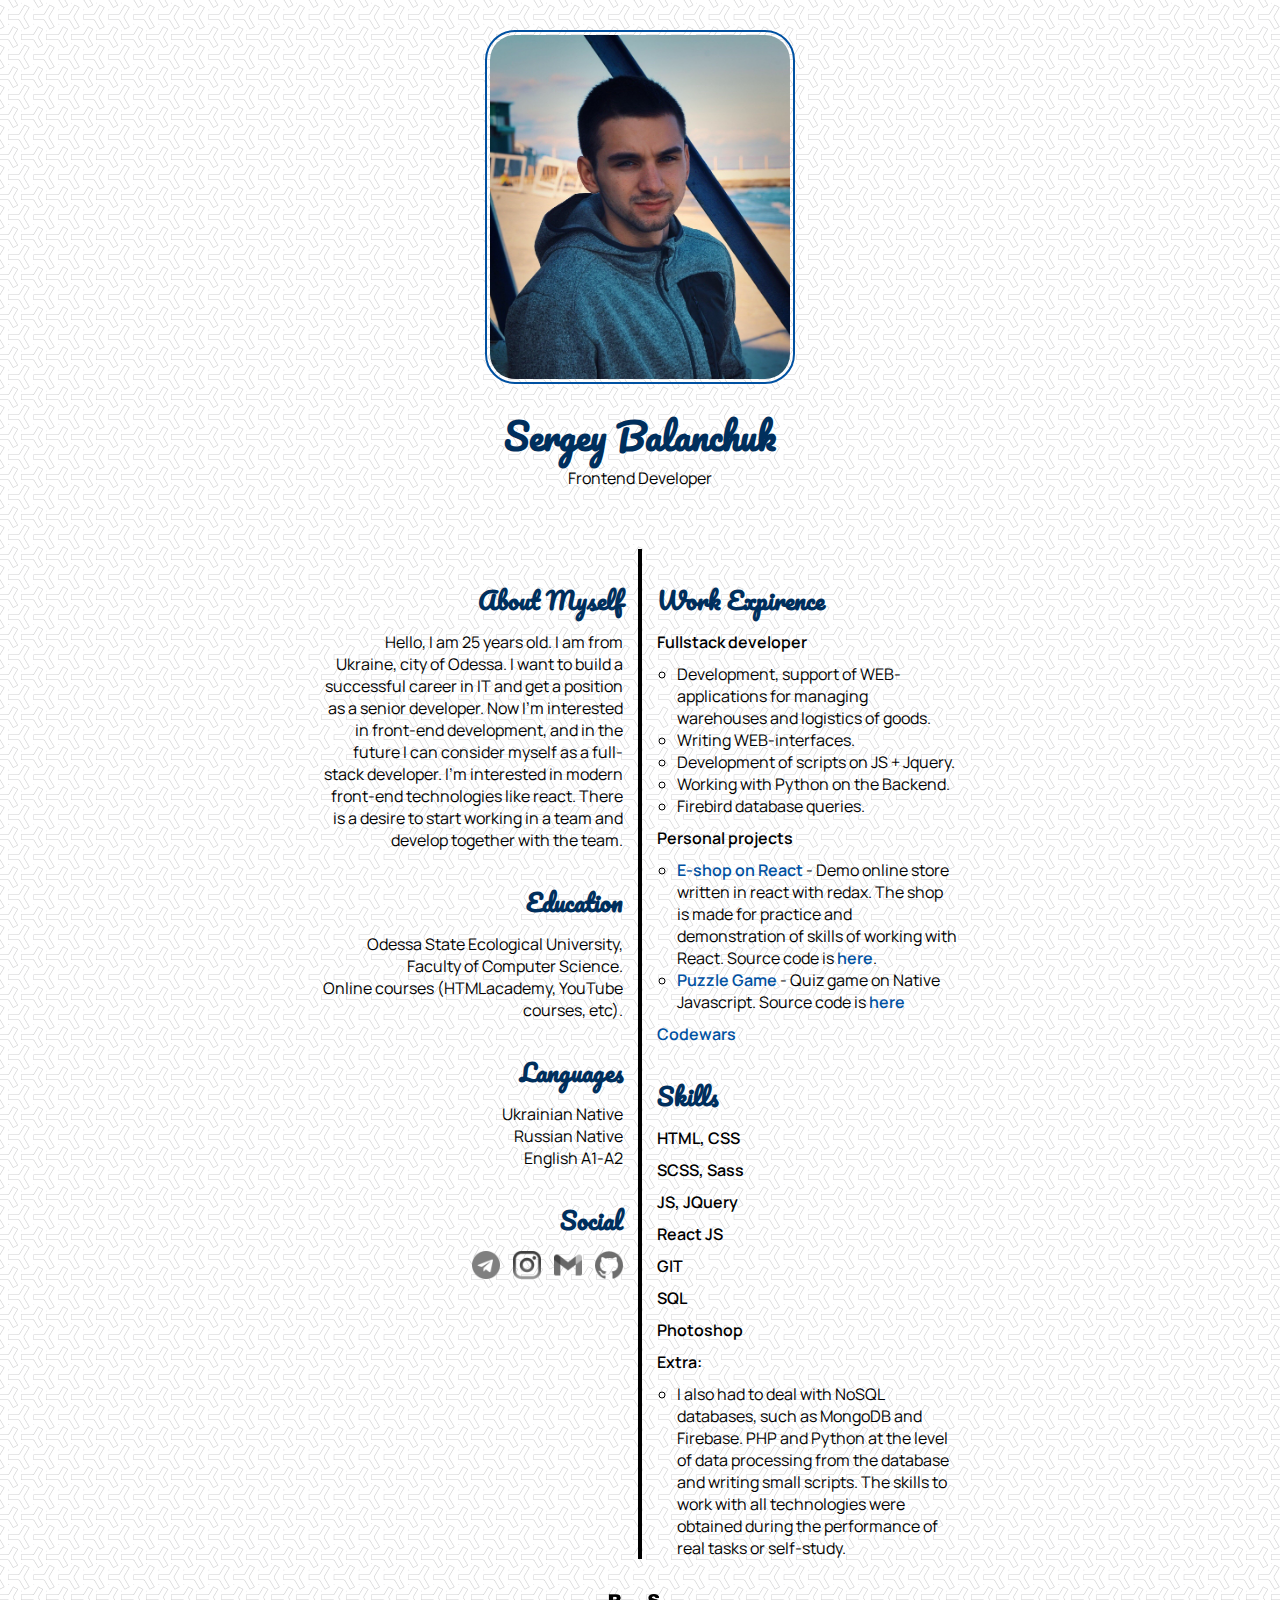
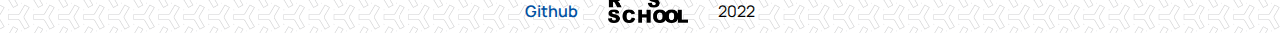
<file: index.html>
<!DOCTYPE html>
<html lang="en">
<head>
    <meta charset="UTF-8">
    <meta http-equiv="X-UA-Compatible" content="IE=edge">
    <meta name="viewport" content="width=device-width, initial-scale=1.0">
    <link rel="stylesheet" href="./style.css">
    <title>Document</title>
</head>
<body>
    <header class="person">
        <img class="person-photo" src="./img/user_photo.jpg" alt="My photo.">
        <h2 class="person-name">Sergey Balanchuk</h2>
        <p class="person-pos">Frontend Developer</p>
    </header>
    <hr>
    <main class="info">
        <div class="info-left">
            <section class="blk">
                <h3 class="blk-title">About Myself</h3>
                <p class="blk-info">
                    Hello, I am 25 years old. I am from Ukraine, city of Odessa. I want to build a successful career in IT and get a position as a senior developer. Now I'm interested in front-end development, and in the future I can consider myself as a full-stack developer. I'm interested in modern front-end technologies like react. There is a desire to start working in a team and develop together with the team.
                </p>
            </section>
            <section class="blk">
                <h3 class="blk-title">Education</h3>
                <ul class="blk-info">
                    <li>Odessa State Ecological University, Faculty of Computer Science.</li>
                    <li>Online courses (HTMLacademy, YouTube courses, etc).</li>
                </ul>
            </section>
            <section class="blk">
                <h3 class="blk-title">Languages</h3>
                <ul class="blk-info">
                    <li>Ukrainian Native</li>
                    <li>Russian Native</li>
                    <li>English A1-A2</li>
                </ul>
            </section>
            <section class="blk">
                <h3 class="blk-title">Social</h3>
                <div class="blk-social">
                    <a class="blk-social-link" href="https://t.me/balanssssss"><img src="./img/social/telegram.png" alt="Telegram."></a>
                    <a class="blk-social-link" href="https://www.instagram.com/blns.13/"><img src="./img/social/instagram.png" alt="Instagram."></a>
                    <a class="blk-social-link" href="mailto:balansstudio1@gmail.com"><img src="./img/social/gmail.png" alt="Gmail."></a>
                    <a class="blk-social-link" href="https://github.com/balansssss"><img src="./img/social/github.png" alt="Github."></a>
                </div>
            </section>
        </div>
        <div class="info-right">
            <section class="blk">
                <h3 class="blk-title">Work Expirence</h3>
                <ul class="blk-list">
                    <li>Fullstack developer</li>
                    <li>
                        <ul>
                            <li>Development, support of WEB-applications for managing warehouses and logistics of goods.</li>
                            <li>Writing WEB-interfaces.</li>
                            <li>Development of scripts on JS + Jquery.</li>
                            <li>Working with Python on the Backend.</li>
                            <li>Firebird database queries.</li>
                        </ul>
                    </li>
                    <li>Personal projects</li>
                    <li>
                        <ul>
                            <li><a href="https://balansssss.github.io/">E-shop on React  </a>- Demo online store written in react with redax. The shop is made for practice and demonstration of skills of working with React. Source code is <a href="https://github.com/balansssss/react_shop">here</a>.</li>
                            <li><a href="https://balansssss.github.io/rsschool-cv/codejam/">Puzzle Game </a>- Quiz game on Native Javascript. Source code is <a href="https://github.com/balansssss/rsschool-cv/tree/codejam-2022Q3">here</a></li>
                        </ul>
                    </li>
                    <li><a href="https://www.codewars.com/users/balansssss/completed">Codewars</a></li>
                </ul>
            </section>
            <section class="blk">
                <h3 class="blk-title">Skills</h3>
                <ul class="blk-list">
                    <li>HTML, CSS</li>
                    <li>SCSS, Sass</li>
                    <li>JS, JQuery</li>
                    <li>React JS</li>
                    <li>GIT</li>
                    <li>SQL</li>
                    <li>Photoshop</li>
                    <li>Extra:</li>
                    <li>
                        <ul>
                            <li>I also had to deal with NoSQL databases, such as MongoDB and Firebase. PHP and Python at the level of data processing from the database and writing small scripts. The skills to work with all technologies were obtained during the performance of real tasks or self-study.</li>
                        </ul>
                    </li>
                </ul>
            </section>
        </div>
    </main>
    <footer>
        <a href="https://github.com/balansssss/">Github</a>
        <a href="https://app.rs.school/"><img class="rsschool" src="./img/logo-rsschool3.png" alt="RSSchool"></a>
        <p>2022</p>
    </footer>
</body>
</html>
</file>
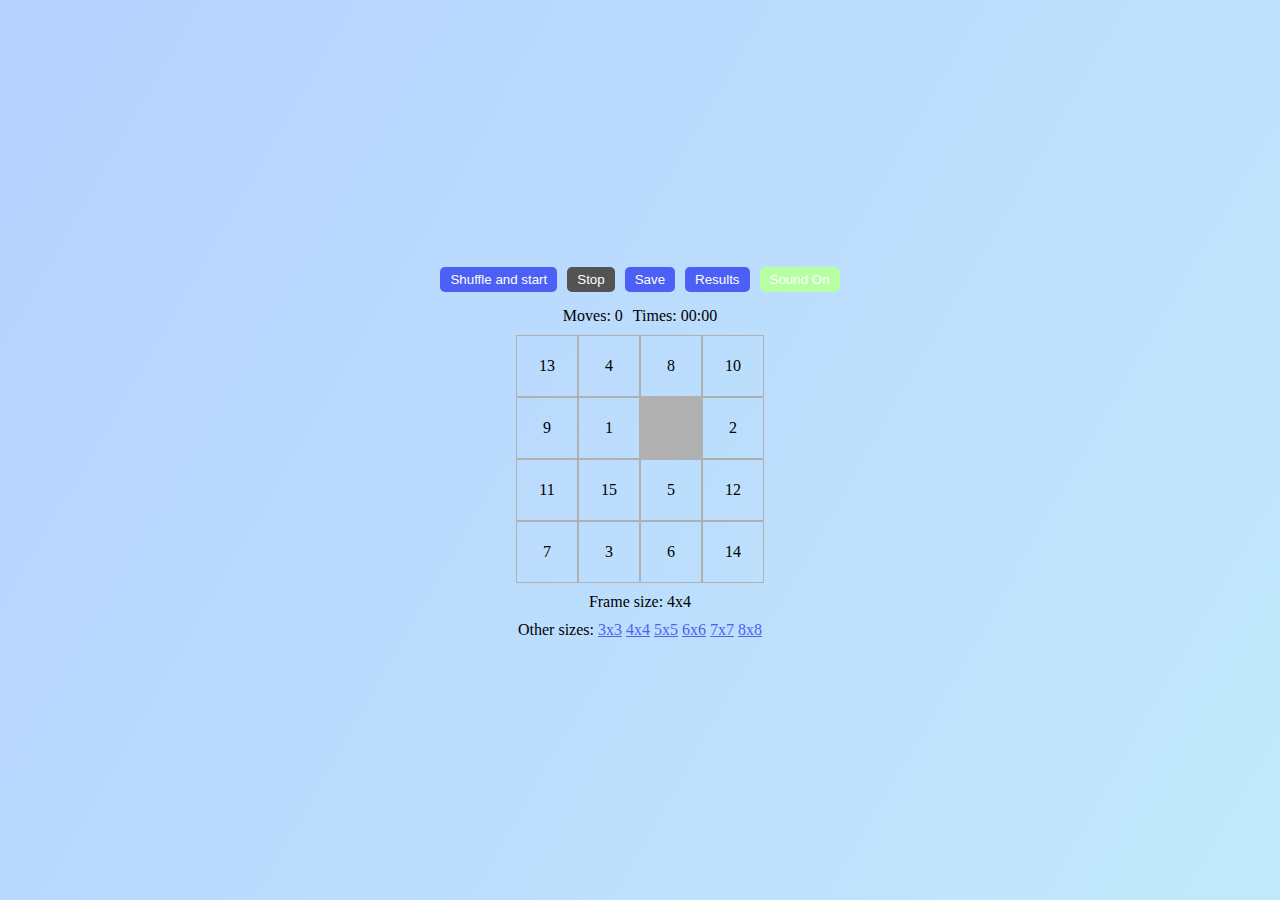
<file: codejam/index.html>
<!DOCTYPE html>
<html lang="en">
<head>
    <meta charset="UTF-8">
    <meta http-equiv="X-UA-Compatible" content="IE=edge">
    <meta name="viewport" content="width=device-width, initial-scale=1.0">
    <link rel="stylesheet" href="./style.css">
    <title>Codejam</title>
</head>
<body>
    
    <script src="./script.js"></script>
</body>
</html>
</file>
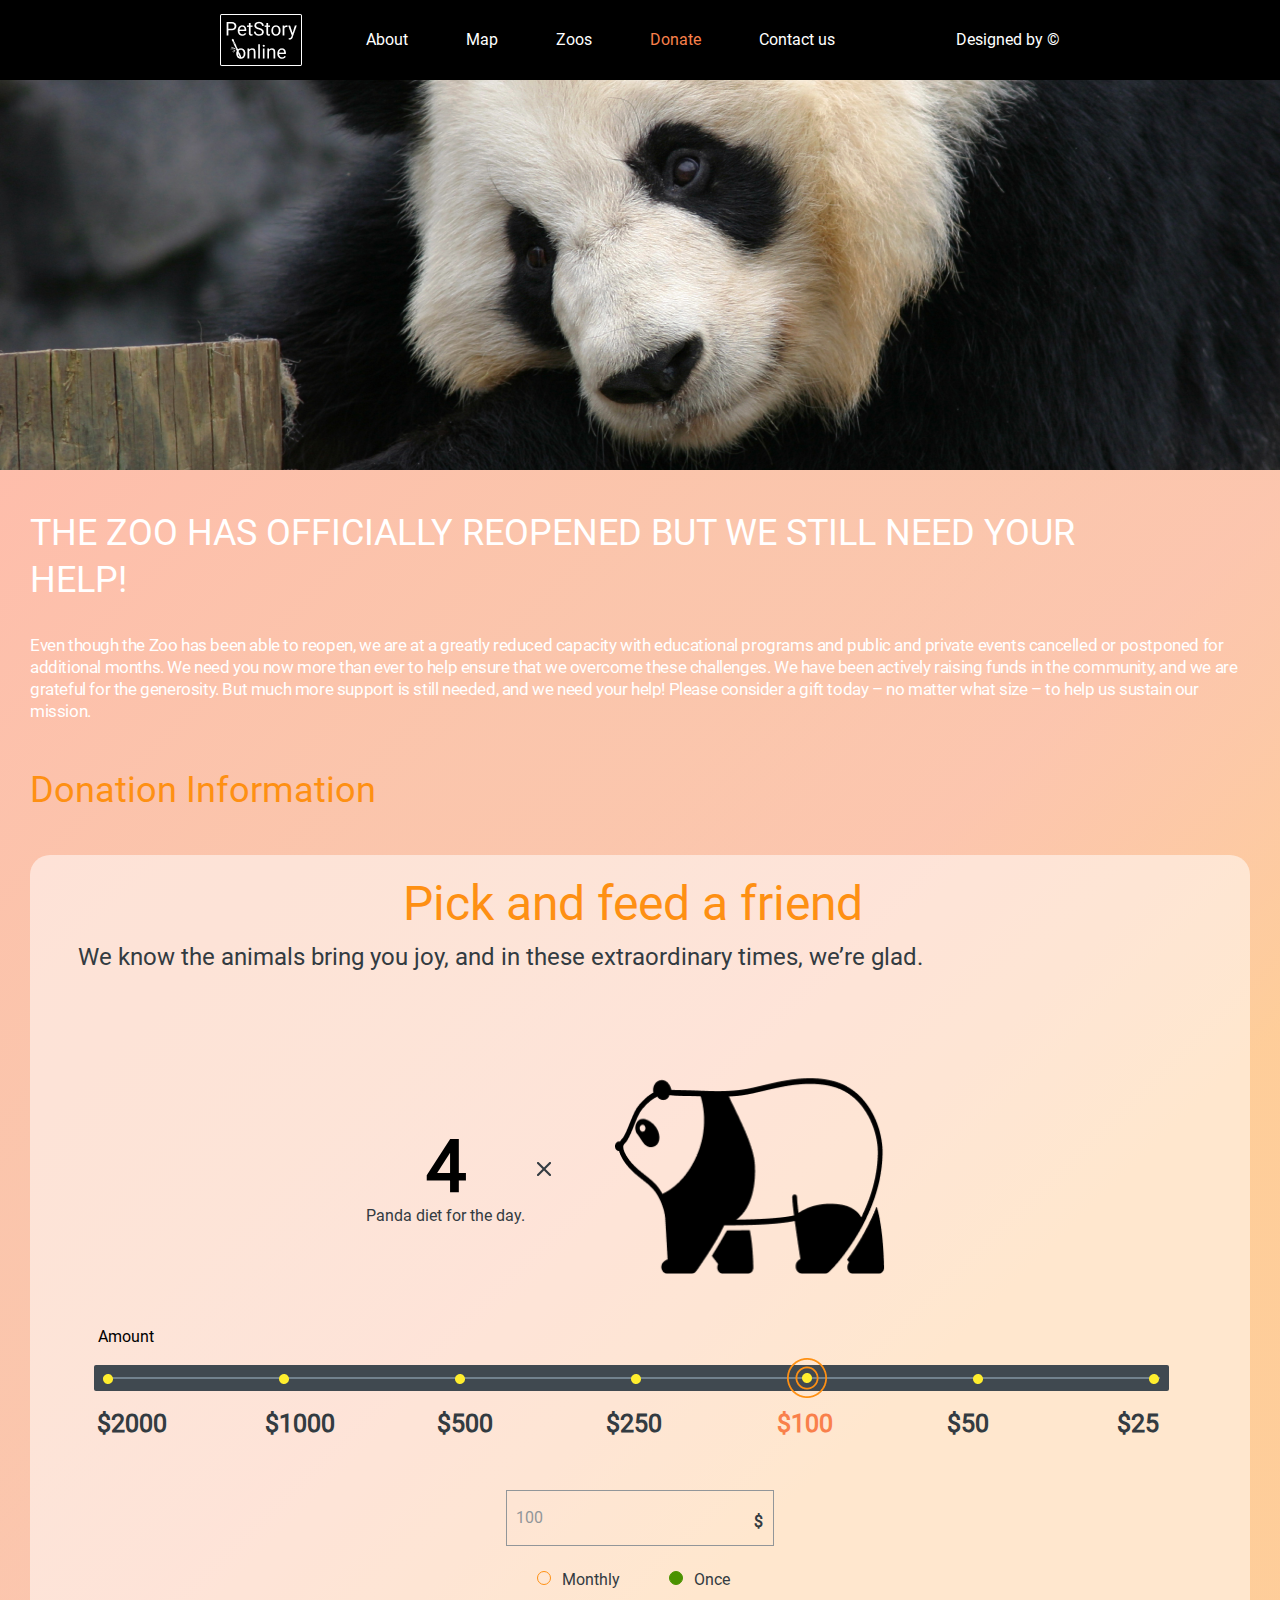
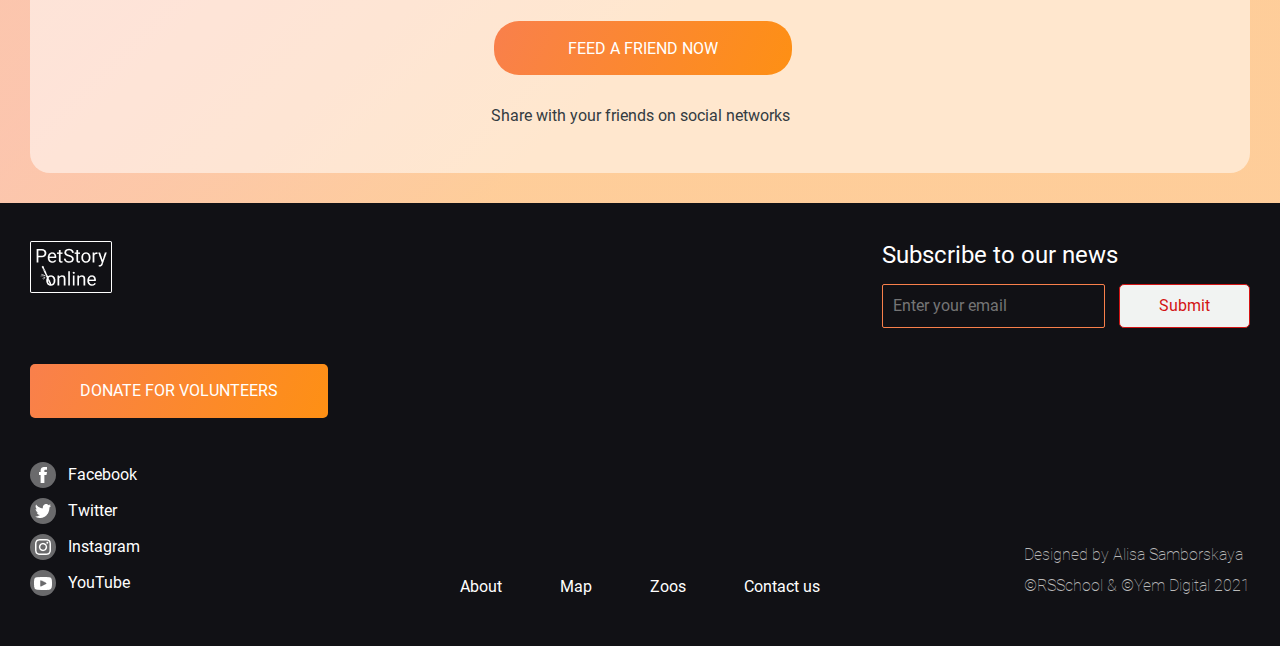
<file: online-zoo/pages/donate/index.html>
<!DOCTYPE html>
<html lang="en">
<head>
    <meta charset="UTF-8">
    <meta http-equiv="X-UA-Compatible" content="IE=edge">
    <meta name="viewport" content="width=device-width, initial-scale=1.0">
    <link rel="stylesheet" href="../../assets/fonts/fonts.css">
    <link rel="stylesheet" href="../../assets/styles/main.css">
    <link rel="stylesheet" href="./style.css">
    <title>PetStory Donate</title>
</head>
<body>
    <header>
        <div class="logo">
            <h1 style="display: none;">PetStory online</h1>
            <a href="../main/index.html">
                <img class="logo_desktop" src="../../assets/img/logo_footer.png" alt="Logo">
                <img class="logo_small" src="../../assets/img/logo_small.png" alt="Logo">
            </a>
        </div>    
        <div class="hamburger" id="hamburger">
            <div class="line"></div>
            <div class="line"></div>
            <div class="line"></div>
        </div> 
        <nav class="navigation">
            <ul>
                <li><a href="../main/index.html">About</a></li>
                <li><a href="#">Map</a></li>
                <li><a href="#">Zoos</a></li>
                <li><a class="active" href="">Donate</a></li>
                <li><a href="#">Contact us</a></li>
            </ul>
        </nav>
        <div class="designed">
            <a href="https://www.figma.com/file/jfEFwkXVj1WRq7sUHDr8os/PetStory-online">Designed by &copy;</a>
        </div>
    </header>

    <section class="main"></section>

    <section class="donation">
        <h2 class="title">THE ZOO HAS OFFICIALLY REOPENED BUT WE STILL NEED YOUR HELP!</h2>
        <p class="describe">Even though the Zoo has been able to reopen, we are at a greatly reduced capacity with educational programs and public and private events cancelled or postponed for additional months. We need you now more than ever to help ensure that we overcome these challenges. We have been actively raising funds in the community, and we are grateful for the generosity.  But much more support is still needed, and we need your help! Please consider a gift today – no matter what size – to help us sustain our mission.</p>
        <p class="title donate">Donation Information</p>
        <div class="wrapper">
            <h2 class="title">Pick and feed a friend</h2>
            <p class="describe">We know the animals bring you joy, and in these extraordinary times, we’re glad.</p>
            <div class="animal">
                <div class="count">
                    <p class="number">4</p>
                    <p class="text">Panda diet for the day.</p>
                </div>
                <img class="xicon" src="../../assets/img/donate/x_icon.png" alt="X-Icon">
                <img class="animal_img" src="../../assets/img/donate/widget/panda_widget.png" alt="Panda">
            </div>
            <form>
                <p class="title">Amount</p>
                <div class="progressbar">
                    <div class="line">
                        <div class="point" data-amount="5000">
                            <img id="p5000" class="radio_img" src="../../assets/img/donate/radio.png" alt="Radio">
                        </div>
                        <div class="point" data-amount="2000">
                            <img id="p2000" class="radio_img" src="../../assets/img/donate/radio.png" alt="Radio">
                        </div>
                        <div class="point" data-amount="1000">
                            <img id="p1000" class="radio_img" src="../../assets/img/donate/radio.png" alt="Radio">
                        </div>
                        <div class="point" data-amount="500">
                            <img id="p500" class="radio_img" src="../../assets/img/donate/radio.png" alt="Radio">
                        </div>
                        <div class="point" data-amount="250">
                            <img id="p250" class="radio_img" src="../../assets/img/donate/radio.png" alt="Radio">
                        </div>
                        <div class="point checked" data-amount="100">
                            <img id="p100" class="radio_img" src="../../assets/img/donate/radio.png" alt="Radio">
                        </div>
                        <div class="point" data-amount="50">
                            <img id="p50" class="radio_img" src="../../assets/img/donate/radio.png" alt="Radio">
                        </div>
                        <div class="point" data-amount="25">
                            <img id="p25" class="radio_img" src="../../assets/img/donate/radio.png" alt="Radio">
                        </div>
                    </div>
                </div>
                <div class="progressbar_prices">
                    <p class="price" data-img="p5000">$5000</p>
                    <p class="price" data-img="p2000">$2000</p>
                    <p class="price" data-img="p1000">$1000</p>
                    <p class="price" data-img="p500">$500</p>
                    <p class="price" data-img="p250">$250</p>
                    <p class="price" data-img="p100">$100</p>
                    <p class="price" data-img="p50">$50</p>
                    <p class="price" data-img="p25">$25</p>
                </div>
                <input class="amount" autocomplete="off" id="amount" type="number" placeholder="Another amount" min="1" max="9999" reqiured>
                <span class="amount_symbol">$</span>
                <div class="radio_container">
                    <input type="radio" id="monthly" name="period" value="Monthly">
                    <label for="monthly">Monthly</label>
                    <input type="radio" id="once" name="period" value="Once" checked>
                    <label for="once">Once</label>
                </div>
                <button class="btn_main feed">Feed a friend now</button>
            </form>
            <p class="share">Share with your friends on social networks </p>
        </div>
    </section>

    <footer>
        <div class="head">
            <div class="logo">
                <a href="../main/index.html">
                    <img class="main_logo" src="../../assets/img/logo_footer.png" alt="Logo">
                    <img class="mobile_logo" src="../../assets/img/logo_footer_mobile.png" alt="Logo">
                </a>
            </div>
            <div class="subscribe">
                <p class="text">Subscribe to our news</p>
                <form id="subscribeForm">
                    <input id="iEmail" class="input_email" type="email" placeholder="Enter your email" required>
                    <input id="iSubmit" class="submit default" type="submit" value="Submit">
                </form>
            </div>
        </div>
        <form class="donate" action="../donates/index.html" target="_blank">
            <button class="btn_square">donate for volunteers</button>
        </form>
        <div class="foot">
            <ul class="social">
                <li>
                    <div class="icon">
                        <img src="../../assets/img/footer/facebook.png" alt="Facebook">
                    </div>
                    <a class="social_link" href="https://www.facebook.com/">Facebook</a>
                </li>
                <li>
                    <div class="icon">
                        <img src="../../assets/img/footer/twitter.png" alt="Twitter">
                    </div>
                    <a class="social_link" href="https://twitter.com/">Twitter</a>
                </li>
                <li>
                    <div class="icon">
                        <img src="../../assets/img/footer/insta.png" alt="Instagram">
                    </div>
                    <a class="social_link" href="https://www.instagram.com/">Instagram</a>
                </li>
                <li>
                    <div class="icon">
                        <img src="../../assets/img/footer/youtube.png" alt="YouTube">
                    </div>
                    <a class="social_link" href="https://www.youtube.com/">YouTube</a>
                </li>
            </ul>
            <nav class="navigation">
                <ul>
                    <li><a href="../main/index.html">About</a></li>
                    <li><a href="#">Map</a></li>
                    <li><a href="#">Zoos</a></li>
                    <li><a href="#">Contact us</a></li>
                </ul>
            </nav>
            <div class="designed">
                <p>Designed by Alisa Samborskaya</p>
                <p>©RSSchool & ©Yem Digital 2021</p>
            </div>
        </div>
    </footer>

    <div id="menuWrapper" class="menu_wrapper" style="display: none;">
        <div class="menu" id="menu">
            <div class="head">
                <a href="../main/index.html">
                    <img class="logo_menu" src="../../assets/img/logo_menu.png" alt="Logo">
                </a>
                <div id="hideMenu" class="exit">X</div>
            </div>
            <nav class="navigation">
                <ul>
                    <li><a href="../main/index.html">About</a></li>
                    <li><a href="#">Map</a></li>
                    <li><a href="#">Zoos</a></li>
                    <li><a href="../donate/index.html">Donate</a></li>
                    <li><a href="#">Contact us</a></li>
                    <li><a href="https://www.figma.com/file/jfEFwkXVj1WRq7sUHDr8os/PetStory-online">Designed by &copy;</a></li>
                </ul>
            </nav>
        </div>
    </div>

    <script src="./script.js"></script>
    <script src="../../scripts/script.js"></script>
</body>
</html>
</file>
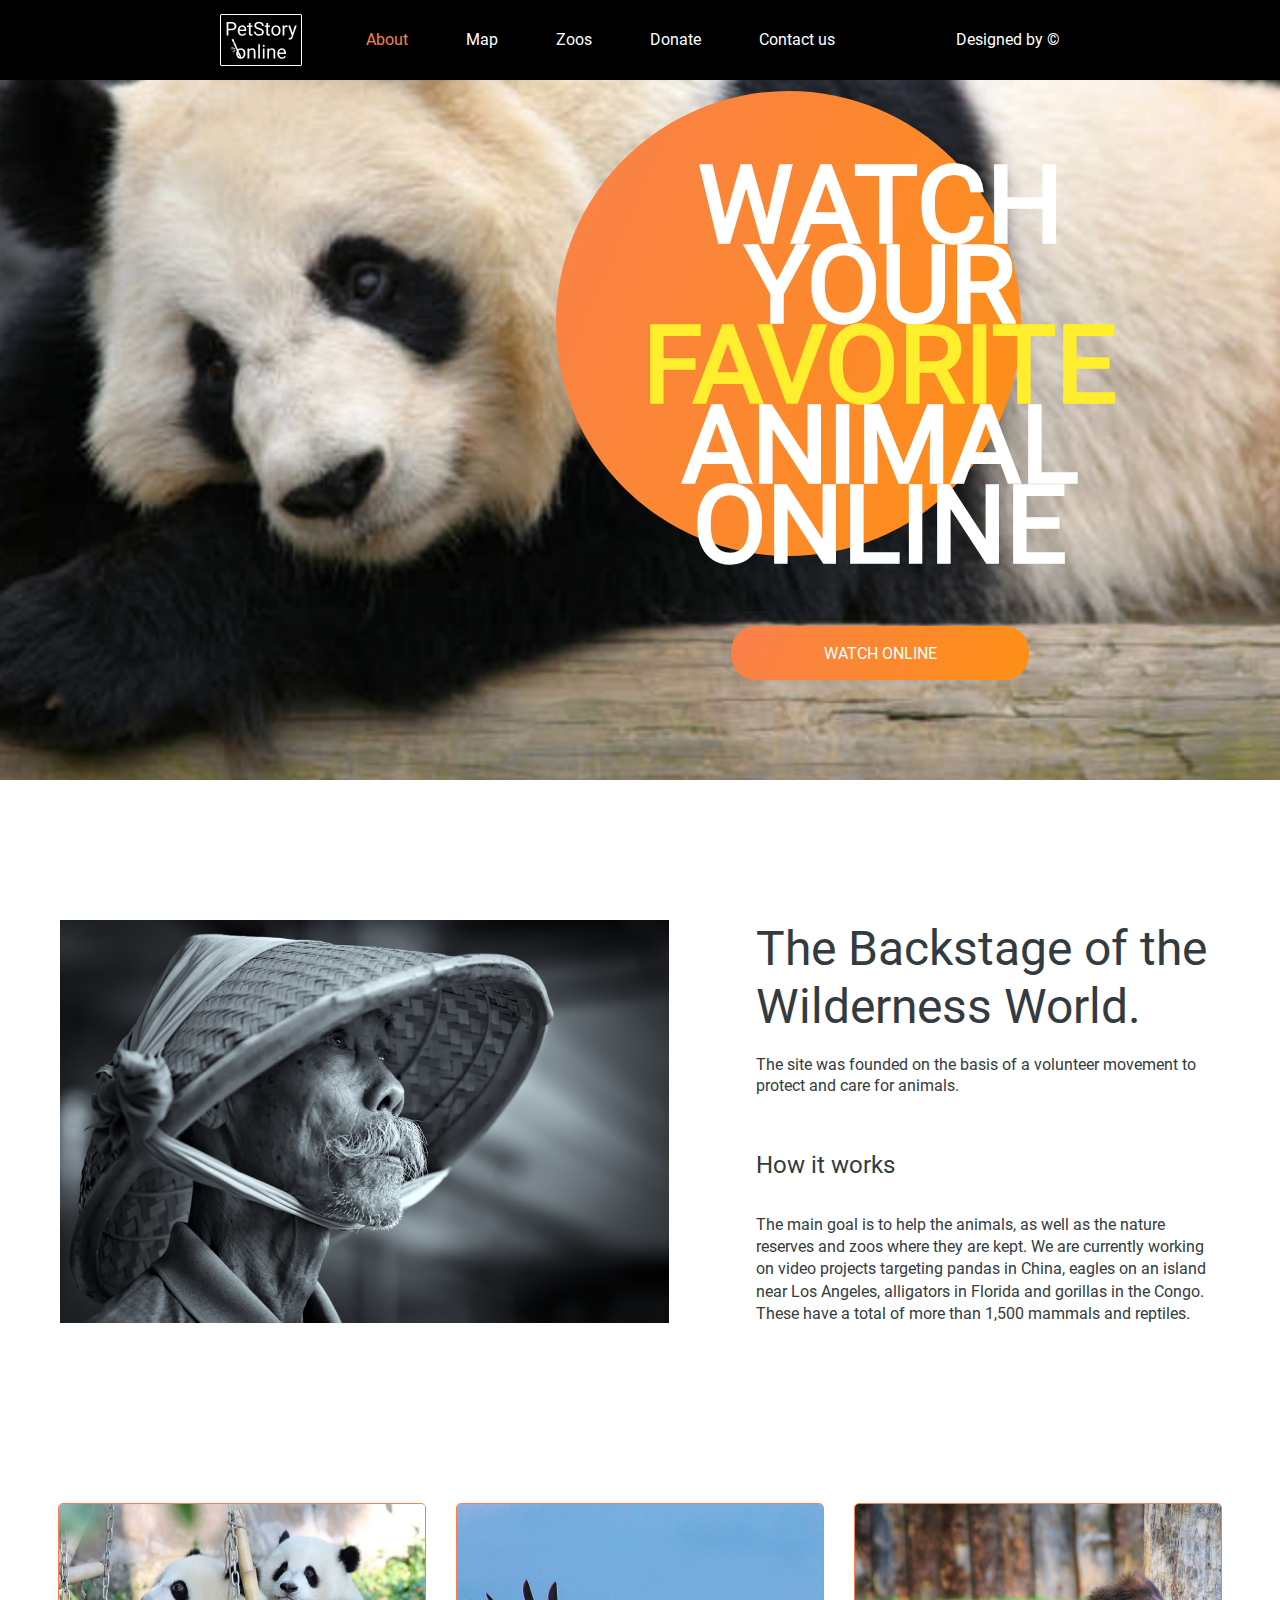
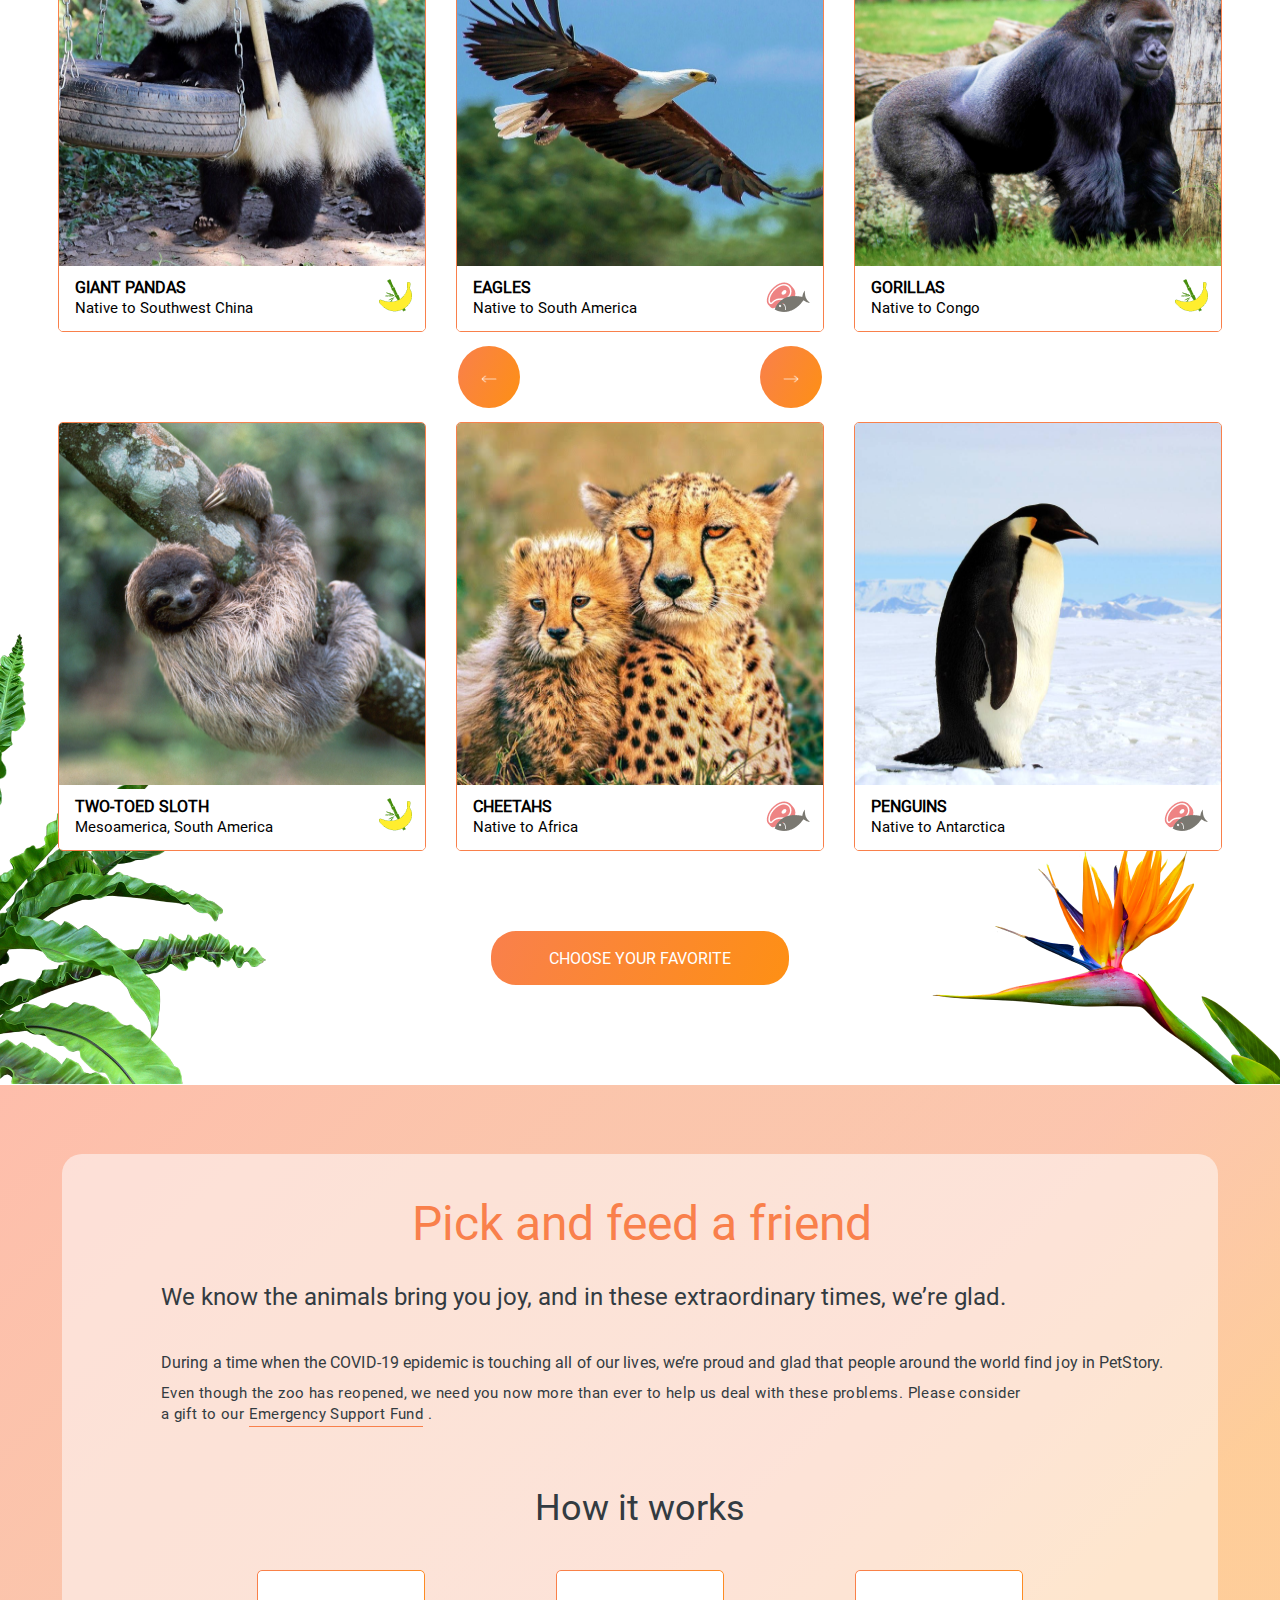
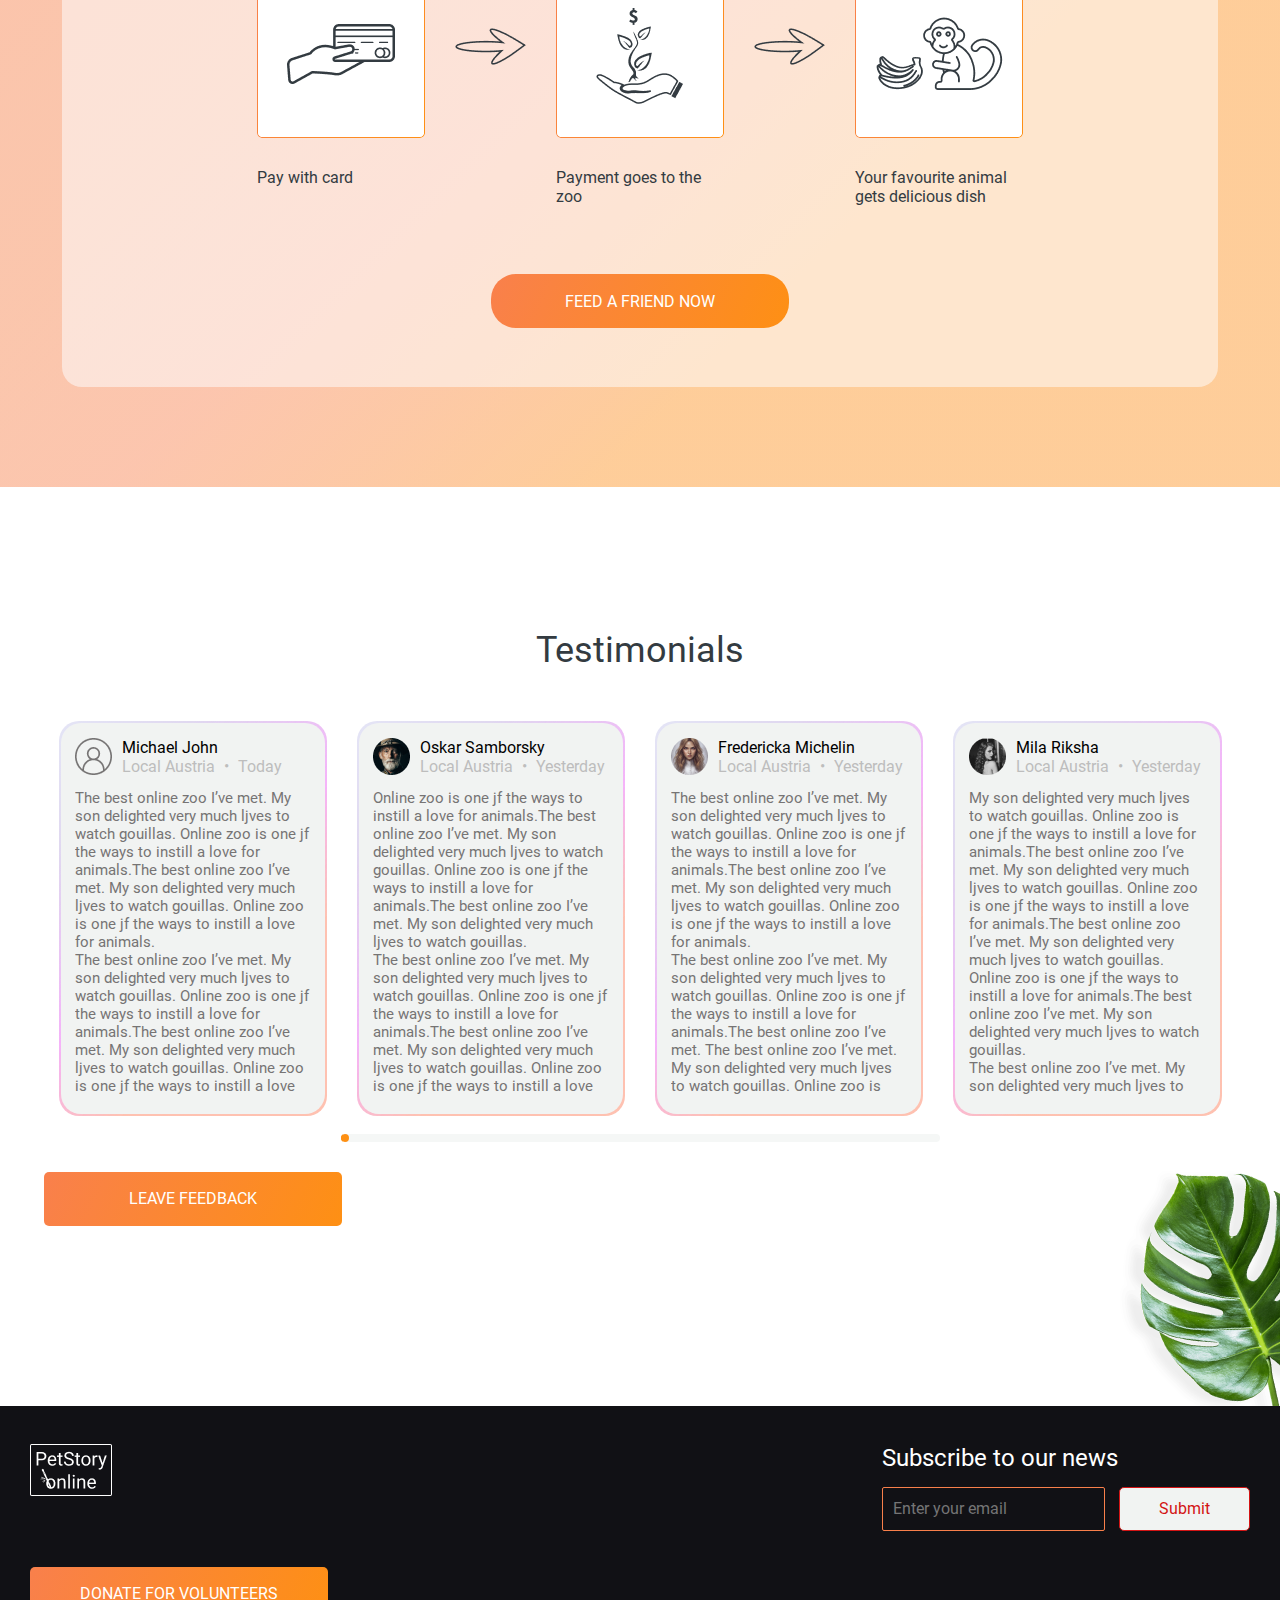
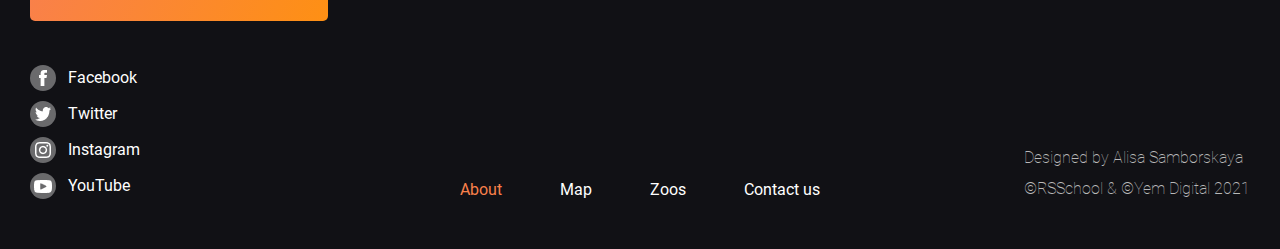
<file: online-zoo/pages/main/index.html>
<!DOCTYPE html>
<html lang="en">
<head>
    <meta charset="UTF-8">
    <meta http-equiv="X-UA-Compatible" content="IE=edge">
    <meta name="viewport" content="width=device-width, initial-scale=1.0">
    <link rel="stylesheet" href="../../assets/fonts/fonts.css">
    <link rel="stylesheet" href="../../assets/styles/main.css">
    <link rel="stylesheet" href="./style.css">
    <title>PetStory Main Page</title>
</head>
<body>
    <header>
        <div class="logo">
            <h1 style="display: none;">PetStory online</h1>
            <a href="./index.html">
                <img class="logo_desktop" src="../../assets/img/logo_footer.png" alt="Logo">
                <img class="logo_small" src="../../assets/img/logo_small.png" alt="Logo">
            </a>
        </div>
        <div class="hamburger" id="hamburger">
            <div class="line"></div>
            <div class="line"></div>
            <div class="line"></div>
        </div> 
        <nav class="navigation">
            <ul>
                <li><a href="" class="active">About</a></li>
                <li><a href="#">Map</a></li>
                <li><a href="#">Zoos</a></li>
                <li><a href="../donate/index.html">Donate</a></li>
                <li><a href="#">Contact us</a></li>
            </ul>
        </nav>
        <div class="designed">
            <a href="https://www.figma.com/file/jfEFwkXVj1WRq7sUHDr8os/PetStory-online">Designed by &copy;</a>
        </div>
    </header>

    <section class="main">
        <div class="info">
            <div class="circle"></div>
            <p class="text">Watch your <span class="yellow">favorite</span> animal online</p>
            <button class="btn_main">Watch online</button>
        </div>
    </section>

    <section class="backstage">
        <button class="btn_main from_main">Watch online</button>
        <img class="flower" src="../../assets/img/flower_foto1.png" alt="Flower">
        <div class="container">
            <div class="container_img">
                <img class="back_img" src="../../assets/img/bamboo-cap.png" alt="Man">
            </div>
            <div class="text">
                <h2 class="back_title">The Backstage of the Wilderness World.</h2>
                <p class="back_title_description">The site was founded on the basis of a volunteer movement to protect and care for animals.</p>
                <p class="back_subtitle">How it works</p>
                <p class="back_subtitle_description">The main goal is to help the animals, as well as the nature reserves and zoos where they are kept. We are currently working on video projects targeting pandas in China, eagles on an island near Los Angeles, alligators in Florida and gorillas in the Congo. These have a total of more than 1,500 mammals and reptiles.</p>
            </div>
        </div>
    </section>

    <section class="pets">
        <div class="catalog">
            <button id="petsLeft" class="circle btn_left"><img class="left_arrow" src="../../assets/img/arrow.png" alt="Arrow"></button>
            <div class="grid_container">
                <article>
                    <div class="img_conteiner">
                        <img class="animal_img" src="../../assets/img/animals/panda.png" alt="Panda">
                    </div>
                    <div class="hidden_description">
                        <div>
                            <p class="title">giant Pandas</p>
                            <p class="description">Native to Southwest China</p>
                        </div>
                        <img class="food banana" src="../../assets/img/banana-bamboo_icon.png" alt="Banana">
                    </div>
                </article>
                <article>
                    <div class="img_conteiner">
                        <img class="animal_img" src="../../assets/img/animals/eagle.png" alt="Eagle">
                    </div>
                    <div class="hidden_description">
                        <div>
                            <p class="title">Eagles</p>
                            <p class="description">Native to South America</p>
                        </div>
                        <img class="food meat" src="../../assets/img/meet-fish_icon.png" alt="Meat">
                    </div>
                </article>
                <article>
                    <div class="img_conteiner">
                        <img class="animal_img" src="../../assets/img/animals/gorilla.png" alt="Gorilla">
                    </div>
                    <div class="hidden_description">
                        <div>
                            <p class="title">Gorillas</p>
                            <p class="description">Native to Congo</p>
                        </div>
                        <img class="food banana" src="../../assets/img/banana-bamboo_icon.png" alt="Banana">
                    </div>
                </article>
                <article>
                    <div class="img_conteiner">
                        <img class="animal_img" src="../../assets/img/animals/two-toes.png" alt="Two toes">
                    </div>
                    <div class="hidden_description">
                        <div>
                            <p class="title">Two-toed Sloth</p>
                            <p class="description">Mesoamerica, South America</p>
                        </div>
                        <img class="food banana" src="../../assets/img/banana-bamboo_icon.png" alt="Banana">
                    </div>
                </article>
                <article>
                    <div class="img_conteiner">
                        <img class="animal_img" src="../../assets/img/animals/aligators.png" alt="Alligators">
                    </div>
                    <div class="hidden_description">
                        <div>
                            <p class="title">Alligators</p>
                            <p class="description">Native to Southeastern U. S.</p>
                        </div>
                        <img class="food meat" src="../../assets/img/meet-fish_icon.png" alt="Meat">
                    </div>
                </article>
                <article>
                    <div class="img_conteiner">
                        <img class="animal_img" src="../../assets/img/animals/cheetah.png" alt="Cheetah">
                    </div>
                    <div class="hidden_description">
                        <div>
                            <p class="title">cheetahs</p>
                            <p class="description">Native to Africa</p>
                        </div>
                        <img class="food meat" src="../../assets/img/meet-fish_icon.png" alt="Meat">
                    </div>
                </article>
                <article>
                    <div class="img_conteiner">
                        <img class="animal_img" src="../../assets/img/animals/penguins.png" alt="Penguins">
                    </div>
                    <div class="hidden_description">
                        <div>
                            <p class="title">Penguins</p>
                            <p class="description">Native to Antarctica</p>
                        </div>
                        <img class="food meat" src="../../assets/img/meet-fish_icon.png" alt="Meat">
                    </div>
                </article>
            </div>
            <button id="petsRight" class="circle btn_right"><img class="right_arrow" src="../../assets/img/arrow.png" alt="Arrow"></button>
        </div>
        <div class="btn_container">
            <button class="btn_main">Choose your favorite</button>
        </div>
        <img class="flower_left" src="../../assets/img/palm_foto.png" alt="Flower">
        <img class="flower_right" src="../../assets/img/strelitzia.png" alt="Flower">
    </section>

    <section class="feed">
        <div class="wrapper">
            <h2 class="title">Pick and feed a friend</h2>
            <p class="description">We know the animals bring you joy, and in these extraordinary times, we’re glad.</p>
            <p class="text_bold">During a time when the COVID-19 epidemic is touching all of our lives, we’re proud and glad that people around the world find joy in PetStory.</p>
            <p class="text">Even though the zoo has reopened, we need you now more than ever to help us deal with these problems. Please consider a gift to our
                <a href="../donate/index.html">Emergency Support Fund</a> .
            </p>
            <div class="howitwork">
                <p class="title">How it works</p>
                <div class="widgets">
                    <article class="widget">
                        <img class="widget_img" src="../../assets/img/widgets/widjet3.png" alt="Widget">
                        <p class="widget_description">Pay with card</p>
                    </article>
                    <img class="arrow" src="../../assets/img/widgets/arrow.png" alt="Arrow">
                    <img class="arrow_small first" src="../../assets/img/arrow_small.png" alt="Arrow">
                    <article class="widget">
                        <img class="widget_img" src="../../assets/img/widgets/widjet2.png" alt="Widget">
                        <p class="widget_description">Payment goes to the zoo</p>
                    </article>
                    <img class="arrow" src="../../assets/img/widgets/arrow.png" alt="Arrow">
                    <img class="arrow_small second" src="../../assets/img/arrow_small.png" alt="Arrow">
                    <article class="widget">
                        <img class="widget_img" src="../../assets/img/widgets/widjet1.png" alt="Widget">
                        <p class="widget_description">Your favourite animal gets delicious dish</p>
                    </article>
                </div>
                <form action="../donate/index.html" target="_blank">
                    <button class="btn_main">Feed a friend now</button>
                </form>
            </div>
        </div>
    </section>

    <section class="testimonials">
        <h2 class="title">Testimonials</h2>
        <div class="wrapper">
            <div class="reviews">
                <div class="gradient_wrapper visible">
                    <div class="review">
                        <div class="head">
                            <div class="icon">
                                <img src="../../assets/img/reviews/default.png" alt="Person Photo">
                            </div>
                            <div class="info">
                                <p class="name">Michael John</p>
                                <span class="location">Local Austria</span>
                                <span class="dot">&bull;</span>
                                <span class="day">Today</span>
                            </div>
                        </div>
                        <div class="text">
                            The best online zoo I’ve met. My son delighted very much ljves to watch gouillas. Online zoo is one jf the ways to instill a love for animals.The best online zoo I’ve met. My son delighted very much ljves to watch gouillas. Online zoo is one jf the ways to instill a love for animals.<br>
                            The best online zoo I’ve met. My son delighted very much ljves to watch gouillas. Online zoo is one jf the ways to instill a love for animals.The best online zoo I’ve met. My son delighted very much ljves to watch gouillas. Online zoo is one jf the ways to instill a love for animals.
                        </div>
                    </div>
                </div>
                <div class="gradient_wrapper visible">
                    <div class="review">
                        <div class="head">
                            <div class="icon">
                                <img src="../../assets/img/reviews/person2.png" alt="Person Photo">
                            </div>
                            <div class="info">
                                <p class="name">Oskar Samborsky</p>
                                <span class="location">Local Austria</span>
                                <span class="dot">&bull;</span>
                                <span class="day">Yesterday</span>
                            </div>
                        </div>
                        <div class="text">
                            Online zoo is one jf the ways to instill a love for animals.The best online zoo I’ve met. My son delighted very much ljves to watch gouillas. Online zoo is one jf the ways to instill a love for animals.The best online zoo I’ve met. My son delighted very much ljves to watch gouillas.<br>
                            The best online zoo I’ve met. My son delighted very much ljves to watch gouillas. Online zoo is one jf the ways to instill a love for animals.The best online zoo I’ve met. My son delighted very much ljves to watch gouillas. Online zoo is one jf the ways to instill a love for animals.
                            The best online zoo I’ve met. My son delighted very much ljves to watch gouillas. Online zoo is one jf the ways to instill a love for animals.The best online zoo I’ve met. My son delighted very much ljves to watch gouillas. Online zoo is one jf the ways to instill a love for animals.
                        </div>
                    </div>
                </div>
                <div class="gradient_wrapper visible">
                    <div class="review">
                        <div class="head">
                            <div class="icon">
                                <img src="../../assets/img/reviews/person3.png" alt="Person Photo">
                            </div>
                            <div class="info">
                                <p class="name">Fredericka Michelin</p>
                                <span class="location">Local Austria</span>
                                <span class="dot">&bull;</span>
                                <span class="day">Yesterday</span>
                            </div>
                        </div>
                        <div class="text">
                            The best online zoo I’ve met. My son delighted very much ljves to watch gouillas. Online zoo is one jf the ways to instill a love for animals.The best online zoo I’ve met. My son delighted very much ljves to watch gouillas. Online zoo is one jf the ways to instill a love for animals.<br>
                            The best online zoo I’ve met. My son delighted very much ljves to watch gouillas. Online zoo is one jf the ways to instill a love for animals.The best online zoo I’ve met.
                            The best online zoo I’ve met. My son delighted very much ljves to watch gouillas. Online zoo is one jf the ways to instill a love for animals.The best online zoo I’ve met. My son delighted very much ljves to watch gouillas. Online zoo is one jf the ways to instill a love for animals.
                        </div>
                    </div>
                </div>
                <div class="gradient_wrapper visible last_visible">
                    <div class="review">
                        <div class="head">
                            <div class="icon">
                                <img src="../../assets/img/reviews/person4.png" alt="Person Photo">
                            </div>
                            <div class="info">
                                <p class="name">Mila Riksha</p>
                                <span class="location">Local Austria</span>
                                <span class="dot">&bull;</span>
                                <span class="day">Yesterday</span>
                            </div>
                        </div>
                        <div class="text">
                            My son delighted very much ljves to watch gouillas. Online zoo is one jf the ways to instill a love for animals.The best online zoo I’ve met. My son delighted very much ljves to watch gouillas. Online zoo is one jf the ways to instill a love for animals.The best online zoo I’ve met. My son delighted very much ljves to watch gouillas. Online zoo is one jf the ways to instill a love for animals.The best online zoo I’ve met. My son delighted very much ljves to watch gouillas.<br>
                            The best online zoo I’ve met. My son delighted very much ljves to watch gouillas. Online zoo is one jf the ways to instill a love for animals.The best online zoo I’ve met. My son delighted very much ljves to watch gouillas. Online zoo is one jf the ways to instill a love for animals.
                        </div>
                    </div>
                </div>
                <div class="gradient_wrapper">
                    <div class="review">
                        <div class="head">
                            <div class="icon">
                                <img src="../../assets/img/reviews/default.png" alt="Person Photo">
                            </div>
                            <div class="info">
                                <p class="name">Michael Shumaher</p>
                                <span class="location">Local Austria</span>
                                <span class="dot">&bull;</span>
                                <span class="day">Today</span>
                            </div>
                        </div>
                        <div class="text">
                            The best online zoo I’ve met. My son delighted very much ljves to watch gouillas. Online zoo is one jf the ways to instill a love for animals.The best online zoo I’ve met. My son delighted very much ljves to watch gouillas. Online zoo is one jf the ways to instill a love for animals.<br>
                            The best online zoo I’ve met. My son delighted very much ljves to watch gouillas. Online zoo is one jf the ways to instill a love for animals.The best online zoo I’ve met. My son delighted very much ljves to watch gouillas. Online zoo is one jf the ways to instill a love for animals.
                        </div>
                    </div>
                </div>
                <div class="gradient_wrapper">
                    <div class="review">
                        <div class="head">
                            <div class="icon">
                                <img src="../../assets/img/reviews/person2.png" alt="Person Photo">
                            </div>
                            <div class="info">
                                <p class="name">Oksana Marchenko</p>
                                <span class="location">Local Austria</span>
                                <span class="dot">&bull;</span>
                                <span class="day">Yesterday</span>
                            </div>
                        </div>
                        <div class="text">
                            Online zoo is one jf the ways to instill a love for animals.The best online zoo I’ve met. My son delighted very much ljves to watch gouillas. Online zoo is one jf the ways to instill a love for animals.The best online zoo I’ve met. My son delighted very much ljves to watch gouillas.<br>
                            The best online zoo I’ve met. My son delighted very much ljves to watch gouillas. Online zoo is one jf the ways to instill a love for animals.The best online zoo I’ve met. My son delighted very much ljves to watch gouillas. Online zoo is one jf the ways to instill a love for animals.
                            The best online zoo I’ve met. My son delighted very much ljves to watch gouillas. Online zoo is one jf the ways to instill a love for animals.The best online zoo I’ve met. My son delighted very much ljves to watch gouillas. Online zoo is one jf the ways to instill a love for animals.
                        </div>
                    </div>
                </div>
                <div class="gradient_wrapper">
                    <div class="review">
                        <div class="head">
                            <div class="icon">
                                <img src="../../assets/img/reviews/person3.png" alt="Person Photo">
                            </div>
                            <div class="info">
                                <p class="name">Vladimir Kerch</p>
                                <span class="location">Local Austria</span>
                                <span class="dot">&bull;</span>
                                <span class="day">Yesterday</span>
                            </div>
                        </div>
                        <div class="text">
                            The best online zoo I’ve met. My son delighted very much ljves to watch gouillas. Online zoo is one jf the ways to instill a love for animals.The best online zoo I’ve met. My son delighted very much ljves to watch gouillas. Online zoo is one jf the ways to instill a love for animals.<br>
                            The best online zoo I’ve met. My son delighted very much ljves to watch gouillas. Online zoo is one jf the ways to instill a love for animals.The best online zoo I’ve met.
                            The best online zoo I’ve met. My son delighted very much ljves to watch gouillas. Online zoo is one jf the ways to instill a love for animals.The best online zoo I’ve met. My son delighted very much ljves to watch gouillas. Online zoo is one jf the ways to instill a love for animals.
                        </div>
                    </div>
                </div>
                <div class="gradient_wrapper">
                    <div class="review">
                        <div class="head">
                            <div class="icon">
                                <img src="../../assets/img/reviews/person4.png" alt="Person Photo">
                            </div>
                            <div class="info">
                                <p class="name">Jesica Alba</p>
                                <span class="location">Local Austria</span>
                                <span class="dot">&bull;</span>
                                <span class="day">Yesterday</span>
                            </div>
                        </div>
                        <div class="text">
                            My son delighted very much ljves to watch gouillas. Online zoo is one jf the ways to instill a love for animals.The best online zoo I’ve met. My son delighted very much ljves to watch gouillas. Online zoo is one jf the ways to instill a love for animals.The best online zoo I’ve met. My son delighted very much ljves to watch gouillas. Online zoo is one jf the ways to instill a love for animals.The best online zoo I’ve met. My son delighted very much ljves to watch gouillas.<br>
                            The best online zoo I’ve met. My son delighted very much ljves to watch gouillas. Online zoo is one jf the ways to instill a love for animals.The best online zoo I’ve met. My son delighted very much ljves to watch gouillas. Online zoo is one jf the ways to instill a love for animals.
                        </div>
                    </div>
                </div>
                <div class="gradient_wrapper">
                    <div class="review">
                        <div class="head">
                            <div class="icon">
                                <img src="../../assets/img/reviews/default.png" alt="Person Photo">
                            </div>
                            <div class="info">
                                <p class="name">Denis Pokrov</p>
                                <span class="location">Local Austria</span>
                                <span class="dot">&bull;</span>
                                <span class="day">Today</span>
                            </div>
                        </div>
                        <div class="text">
                            The best online zoo I’ve met. My son delighted very much ljves to watch gouillas. Online zoo is one jf the ways to instill a love for animals.The best online zoo I’ve met. My son delighted very much ljves to watch gouillas. Online zoo is one jf the ways to instill a love for animals.<br>
                            The best online zoo I’ve met. My son delighted very much ljves to watch gouillas. Online zoo is one jf the ways to instill a love for animals.The best online zoo I’ve met. My son delighted very much ljves to watch gouillas. Online zoo is one jf the ways to instill a love for animals.
                        </div>
                    </div>
                </div>
                <div class="gradient_wrapper">
                    <div class="review">
                        <div class="head">
                            <div class="icon">
                                <img src="../../assets/img/reviews/person2.png" alt="Person Photo">
                            </div>
                            <div class="info">
                                <p class="name">Big Notorius</p>
                                <span class="location">Local Austria</span>
                                <span class="dot">&bull;</span>
                                <span class="day">Yesterday</span>
                            </div>
                        </div>
                        <div class="text">
                            Online zoo is one jf the ways to instill a love for animals.The best online zoo I’ve met. My son delighted very much ljves to watch gouillas. Online zoo is one jf the ways to instill a love for animals.The best online zoo I’ve met. My son delighted very much ljves to watch gouillas.<br>
                            The best online zoo I’ve met. My son delighted very much ljves to watch gouillas. Online zoo is one jf the ways to instill a love for animals.The best online zoo I’ve met. My son delighted very much ljves to watch gouillas. Online zoo is one jf the ways to instill a love for animals.
                            The best online zoo I’ve met. My son delighted very much ljves to watch gouillas. Online zoo is one jf the ways to instill a love for animals.The best online zoo I’ve met. My son delighted very much ljves to watch gouillas. Online zoo is one jf the ways to instill a love for animals.
                        </div>
                    </div>
                </div>
                <div class="gradient_wrapper">
                    <div class="review">
                        <div class="head">
                            <div class="icon">
                                <img src="../../assets/img/reviews/person3.png" alt="Person Photo">
                            </div>
                            <div class="info">
                                <p class="name">Fedor Nekrasov</p>
                                <span class="location">Local Austria</span>
                                <span class="dot">&bull;</span>
                                <span class="day">Yesterday</span>
                            </div>
                        </div>
                        <div class="text">
                            The best online zoo I’ve met. My son delighted very much ljves to watch gouillas. Online zoo is one jf the ways to instill a love for animals.The best online zoo I’ve met. My son delighted very much ljves to watch gouillas. Online zoo is one jf the ways to instill a love for animals.<br>
                            The best online zoo I’ve met. My son delighted very much ljves to watch gouillas. Online zoo is one jf the ways to instill a love for animals.The best online zoo I’ve met.
                            The best online zoo I’ve met. My son delighted very much ljves to watch gouillas. Online zoo is one jf the ways to instill a love for animals.The best online zoo I’ve met. My son delighted very much ljves to watch gouillas. Online zoo is one jf the ways to instill a love for animals.
                        </div>
                    </div>
                </div>
            </div>
            <div class="scrollbar_wrapper">
                <input id="progressbar" class="scrollbar" type="range" min="0" max="7" value="0" step="1">
            </div>
            <button class="btn_square">leave feedback</button>
        </div>
        <img class="back_img" src="../../assets/img/leav.png" alt="Flower">
    </section>

    <footer>
        <div class="head">
            <div class="logo">
                <a href="./index.html" id="toTop">
                    <img class="main_logo" src="../../assets/img/logo_footer.png" alt="Logo">
                    <img class="mobile_logo" src="../../assets/img/logo_footer_mobile.png" alt="Logo">
                </a>
            </div>
            <div class="subscribe">
                <p class="text">Subscribe to our news</p>
                <form id="subscribeForm">
                    <input id="iEmail" class="input_email" type="email" placeholder="Enter your email" required>
                    <input id="iSubmit" class="submit default" type="submit" value="Submit">
                </form>
            </div>
        </div>
        <form class="donate" action="../donate/index.html" target="_blank">
            <button class="btn_square">donate for volunteers</button>
        </form>
        <div class="foot">
            <ul class="social">
                <li>
                    <div class="icon">
                        <img src="../../assets/img/footer/facebook.png" alt="Facebook">
                    </div>
                    <a class="social_link" href="https://www.facebook.com/">Facebook</a>
                </li>
                <li>
                    <div class="icon">
                        <img src="../../assets/img/footer/twitter.png" alt="Twitter">
                    </div>
                    <a class="social_link" href="https://twitter.com/">Twitter</a>
                </li>
                <li>
                    <div class="icon">
                        <img src="../../assets/img/footer/insta.png" alt="Instagram">
                    </div>
                    <a class="social_link" href="https://www.instagram.com/">Instagram</a>
                </li>
                <li>
                    <div class="icon">
                        <img src="../../assets/img/footer/youtube.png" alt="YouTube">
                    </div>
                    <a class="social_link" href="https://www.youtube.com/">YouTube</a>
                </li>
            </ul>
            <nav class="navigation">
                <ul>
                    <li><a href="" class="active">About</a></li>
                    <li><a href="#">Map</a></li>
                    <li><a href="#">Zoos</a></li>
                    <li><a href="#">Contact us</a></li>
                </ul>
            </nav>
            <div class="designed">
                <p>Designed by Alisa Samborskaya</p>
                <p>©RSSchool & ©Yem Digital 2021</p>
            </div>
        </div>
    </footer>

    <div id="menuWrapper" class="menu_wrapper" style="display: none;">
        <div class="menu" id="menu">
            <div class="head">
                <a href="./index.html">
                    <img class="logo_menu" src="../../assets/img/logo_menu.png" alt="Logo">
                </a>
                <div id="hideMenu" class="exit">X</div>
            </div>
            <nav class="navigation">
                <ul>
                    <li><a href="">About</a></li>
                    <li><a href="#">Map</a></li>
                    <li><a href="#">Zoos</a></li>
                    <li><a href="../donate/index.html">Donate</a></li>
                    <li><a href="#">Contact us</a></li>
                    <li><a href="https://www.figma.com/file/jfEFwkXVj1WRq7sUHDr8os/PetStory-online">Designed by &copy;</a></li>
                </ul>
            </nav>
        </div>
    </div>

    <div id="popup_wrapper" class="popup_wrapper" style="display: none;">
        <div class="popup" id="popup">
            <div class="head">
                <div id="hidePopup" class="exit">X</div>
            </div>
            <div class="body">

            </div>
        </div>
    </div>

    <script src="../../scripts/script.js"></script>
    <script src="./script.js"></script>
</body>
</html>
</file>
<file: style.css>
@import url('https://fonts.googleapis.com/css2?family=Manrope:wght@200&family=Pacifico&display=swap');

* {
    padding: 0; 
    margin: 0;
    font-family: 'Manrope', sans-serif;
}

body {
    background: url("./img/back.png");
}

ul {
    list-style-type: none;
}

a {
    text-decoration: none;
    font-weight: 600;
    color: rgb(0, 81, 162);
}

hr {
    display: none;
}

.person {
    display: flex;
    flex-direction: column;
    align-items: center;
    margin: 30px 0;
}

.person-photo {
    width: 300px;
    height: auto;
    border-radius: 30px;
    padding: 3px;
    border: 2px solid rgb(0, 81, 162);
}

.person-name {
    margin-top: 20px;
    font-family: 'Pacifico', cursive;
    color:rgb(0, 47, 93);
    font-size: 36px;
}

.info {
    display: flex;
    justify-content: center;
    width: 100%;
    padding: 30px 0;
}

.info-left, .info-right {
    max-width: 300px;
}

.info-left {
    border-right: 2px solid #000000;
    text-align: right;
    padding-right: 15px;
}

.info-right {
    border-left: 2px solid #000000;
    text-align: left;
    padding-left: 15px;
}

.info-right .blk-list li > ul {
    list-style-type: circle;
    margin-left: 20px;
    margin-top: 5px;
}

.info-right .blk-list > li {
    font-weight: 600;
}

.info-right .blk-list li > ul li {
    font-weight: 400;
}

.blk-title {
    margin-top: 30px;
    font-family: 'Pacifico', cursive;
    color:rgb(0, 47, 93);
    font-size: 24px;
}

.blk-info {
    margin-top: 10px;
}

.blk-list > li {
    margin-top: 10px;
}

.blk-social {
    padding-top: 10px;
}

.blk-social-link {
    margin: 0 5px;
    filter: grayscale(100);
    transition: .5s;
}

.blk-social-link:hover {
    filter: none;
}

.blk-social-link img {
    width: 28px;
    height: 28px;
}

.blk-social-link:last-child {
    margin-right: 0;
}

footer {
    padding: 5px 0;
    text-align: center;
    display: flex;
    align-items: center;
    justify-content: center;
}

footer .rsschool {
    width: 80px;
}

footer > * {
    margin: 0 15px;
}

@media screen and (max-width: 630px) {

    * {
        text-align: center;
    }

   .info {
    flex-wrap: wrap;
    padding-top: 0;
   } 

   .info-left, .info-right {
    border: none;
    padding: 0 5px;
   }

   .info-right .blk-list li > ul {
    list-style-type: none;
   }

   hr {
    display: block;
   }

   .info-right ul > ul {
    margin-left: auto;
   }
}

@media screen and (max-width: 330px) {
    .person-photo {
        width: 220px;
    }

    footer > * {
        margin: 0 8px;
    }
}
</file>
<file: codejam/style.css>
* {
    margin: 0;
    padding: 0;
}

body {
    display: flex;
    width: 100%;
    height: 100vh;
    justify-content: center;
    align-items: center;
    background-image: linear-gradient(120deg, #b5d1ff 0%, #c2e9fb 100%);
}

.container {
    display: flex;
    flex-direction: column;
    align-items: center;
}

.header .info {
    display: flex;
    justify-content: center;
    margin: 10px 0;
}

.header .info > div{
    margin: 0 5px;
}

.buttons {
    display: flex;
    justify-content: space-around;
    flex-wrap: wrap;
}

button {
    border: none;
    border-radius: 5px;
    cursor: pointer;
}

button {
    color: #ffffff;
    padding: 5px 10px;
    margin: 5px;
    transition: 0.3s;
}

button.sound.on {
    background-color: rgb(182, 255, 162);
}

button.sound.off {
    background-color: rgb(255, 165, 162);
}

button:hover {
    background-color: rgb(19, 255, 113)!important;
} 

button.blue {
    background-color: rgb(76, 96, 245);
}

button.grey {
    background-color: rgb(83, 83, 83);
}

.game {
    display: grid;
}

.game._3x3 {
    grid-template-columns: repeat(3, 1fr);
}

.game._4x4 {
    grid-template-columns: repeat(4, 1fr);
}

.game._5x5 {
    grid-template-columns: repeat(5, 1fr);
}

.game._6x6 {
    grid-template-columns: repeat(6, 1fr);
}

.game._7x7 {
    grid-template-columns: repeat(7, 1fr);
}

.game._8x8 {
    grid-template-columns: repeat(8, 1fr);
}

.game .puzzle {
    width: 60px;
    height: 60px;
    display: flex;
    justify-content: center;
    align-items: center;
    border: 1px solid rgb(176, 176, 176);
    cursor: pointer;
    transition: .3s;
}

.game .puzzle:hover {
    color: rgb(76, 96, 245);
}

.game .puzzle.empty {
    background-color: rgb(176, 176, 176);   
    cursor: auto;
}

.footer {
    display: flex;
    flex-direction: column;
    align-items: center;
}

.footer > div {
    margin-top: 10px;
}

.footer .otherSize .sizes a { 
    color: rgb(76, 96, 245);
}

@keyframes show {
    from {
        opacity: 0;
    }
    to {
        opacity: 1;
    }
}

.results {
    z-index: 2;
    height: 100vh;
    width: 100vw;
    display: flex;
    justify-content: center;
    align-items: center;
    position: absolute;
    top: 0;
    background-image: linear-gradient(120deg, #b5d1ff 0%, #c2e9fb 100%);
    animation: show forwards .5s;
    flex-direction: column;
}

.results.hide {
    display: none;
}

.results table {
    text-align: center;
}

.results table th, 
.results table td {
    border: 1px solid #000000;
    padding: 2px 8px;
}

.results .btnHideRes {
    background-color: rgb(255, 165, 162); 
    margin-top: 10px;
}

@media screen and (max-width: 510px) {
    .game .puzzle {
        width: 35px;
        height: 35px;
    }
}
</file>
<file: online-zoo/assets/fonts/fonts.css>
@font-face {
    font-family: 'Roboto Regular';
    src: url(Roboto-Regular.ttf);
}

@font-face {
    font-family: 'Roboto Thin';
    src: url(Roboto-Thin.ttf);
}
</file>
<file: online-zoo/assets/styles/main.css>
* {
    padding: 0;
    margin: 0;
    font-family: 'Roboto Regular';
}

a {
    text-decoration: none;
    transition: .3s;
}

a:hover {
    color: var(--color-orange);
}

a:active {
    color: var(--color-green);
}

a.active {
    color: var(--color-orange);
}

ul {
    list-style-type: none;
}

button {
    outline: none;
    border: none;
    cursor: pointer;
    transition: .3s;
    background: var(--gradient-orange);
    font-size: 16px;
}

button:hover {
    background: var(--color-darkorange);
}

button:active {
    background: var(--color-darkgreen);
}

input:focus {
    border: 1px solid var(--color-green)!important;
    color: var(--color-green)!important;
    outline: none;
}

input[type="submit"] {
    cursor: pointer;
}

.btn_main {
    text-transform: uppercase;
    font-weight: 500;
    font-size: 16px;
    border-radius: 25px;
    height: 54px;
    width: 298px;
}

.btn_square {
    line-height: 22px;
    text-transform: uppercase;
    color: #FFFFFF;
    width: 298px;
    height: 54px;
    border-radius: 5px;
}

:root{
    --color-orange: #F9804B;
    --color-nativeorange: #FE9013;
    --color-green: #4B9200;
    --color-yellow: #FFEE2E;
    --color-grey: #767474;
    --color-red: #D31414;
    --color-lightgrey: #F1F3F2;
    --color-darkgrey: #333B41;
    --color-darkorange: #E47209;
    --color-darkgreen: #4B9200;
    --color-graysec: #BDBDBD;
    --gradient-orange: linear-gradient(113.96deg, #F9804B 1.49%, #FE9013 101.44%);
    --gradient-lightorange: linear-gradient(315.75deg, rgba(254, 210, 144, 0.7) 30.06%, #FEBDAB 100.95%, rgba(254, 210, 144, 0.7) 106.36%), linear-gradient(315.75deg, rgba(254, 189, 171, 0.74) 30.06%, rgba(243, 169, 248, 0.66) 50.74%, #E0D8F0 80.49%, #EAF7FE 127.9%, #EAF7FE 149.54%), linear-gradient(315.75deg, rgba(254, 189, 171, 0.74) 30.06%, rgba(243, 169, 248, 0.66) 50.74%, #E0D8F0 80.49%, #EAF7FE 127.9%, #EAF7FE 149.54%);
    --gradient-pink: linear-gradient(315.75deg, rgba(254, 189, 171, 0.74) 30.06%, rgba(243, 169, 248, 0.66) 50.74%, #E0D8F0 80.49%, #EAF7FE 127.9%, #EAF7FE 149.54%), linear-gradient(315.75deg, rgba(254, 189, 171, 0.74) 30.06%, rgba(243, 169, 248, 0.66) 50.74%, #E0D8F0 80.49%, #EAF7FE 127.9%, #EAF7FE 149.54%);;
}
</file>
<file: online-zoo/pages/donate/style.css>
header {
    background-color: #000000;
    display: flex;
    align-items: center;
    height: 80px;
    width: 100%;
    padding: 0 220px;
    box-sizing: border-box;
    position: absolute;
    z-index: 2;
    top: 0;
}

header * {
    color: #ffffff;
    font-style: normal;
    font-weight: 500;
    line-height: 22px; 
}

header .logo,
footer .logo {
    width: 82px;
    height: 52px;
}

header .logo .logo_small {
    display: none;
}

header .navigation {
    margin-left: 35px;
}

header .navigation ul,
footer .navigation ul {
    display: flex;
}

header .navigation ul li,
footer .navigation ul li {
    margin: 0 29px;
}

header .navigation ul li a.active {
    display: flex;
}

header .designed {
    position: absolute;
    right: 220px;
}

header .designed a {
    line-height: 22px;
}

header .hamburger {
    display: none;
    cursor: pointer;
}

header .hamburger .line {
    height: 2px;
    width: 18px;
    background-color: #ffffff;
    border-radius: 2px;
    transition: .5s;
}

header .hamburger:hover .line {
    background-color: var(--color-orange);
}

header .hamburger .line:nth-child(2) {
    margin: 2px 0;
}


.main {
    background-image: url("../../assets/img/panda_bg.png");
    width: 100%;
    height: 390px;
    margin-top: 76px;
    background-repeat: no-repeat;
    background-size: cover;
}

.donation {
    padding: 40px 220px 180px 220px;
    background: var(--gradient-lightorange);
    overflow: hidden;
}

.donation .title {
    color: #ffffff;
    font-size: 36px;
    line-height: 47px;
    font-weight: 400;
}

.donation .describe {
    color: #ffffff;
    line-height: 22px;
    margin-top: 10px;
    font-size: 17px;
    letter-spacing: -0.4px;
}

.donation .title.donate {
    font-size: 36px;
    line-height: 47px;
    color: var(--color-nativeorange);
    margin-top: 45px;
}

.donation .wrapper {
    padding: 42px 92px 62px 92px;
    background: rgba(255, 255, 255, 0.52);
    border-radius: 20px;
    margin-top: 60px;
}

.donation .wrapper > * {
    color: var(--color-darkgrey);
}

.donation .wrapper .title {
    color: var(--color-nativeorange);
    font-size: 48px;
    font-weight: 400;
    line-height: 58px;
    text-align: center;
}

.donation .wrapper .describe {
    font-size: 24px;
    line-height: 29px;
    margin-top: 20px;
    letter-spacing: 0px;
}

.donation .wrapper .animal {
    margin-top: 60px;
    display: flex;
    align-items: center;
    justify-content: center;
}

.donation .wrapper .animal .count {
    transform: translate(-16px, 28px);
}

.donation .wrapper .animal .count .number {
    font-size: 72px;
    line-height: 58px;
    text-align: center;
    color: #000000;
    font-weight: 600;
}

.donation .wrapper .animal .count .text {
    margin-top: 10px;
}

.donation .wrapper .animal .xicon {
    width: 14px;
    height: 14px;
    transform: translate(-4px, 16px);
}

.donation .wrapper .animal .animal_img {
    width: 283px;
    height: 242px;
    margin-left: 60px;
}

.donation .wrapper form {
    margin-top: 50px;
    text-align: center;
}

.donation .wrapper form .title {
    line-height: 22px;
    color: #000000;
    margin-left: 4px;
    font-size: 16px;
    text-align: start;
}

.donation .wrapper form .amount {
    color: #929699;
    border: 1px solid #929699;
    padding: 16px 25px 16px 9px;
    background: none;
    font-size: 16px;
    line-height: 22px;
    width: 232px;
    position: relative;
    margin-top: 50px;
}

.donation .wrapper form .amount:focus .amount_symbol {
    color: var(--color-green)!important;
}

/* Chrome, Safari, Edge, Opera */
.donation .wrapper form .amount::-webkit-outer-spin-button,
.donation .wrapper form .amount::-webkit-inner-spin-button {
    -webkit-appearance: none;
    margin: 0;
}

/* Firefox */
.donation .wrapper form .amount {
    -moz-appearance: textfield;
}

.donation .wrapper form .amount_symbol {
    position: absolute;
    margin-top: 70px;
    margin-left: -20px;
    font-weight: 600;
}

.donation .wrapper form .radio_container {
    margin-top: 24px;
    transform: translateX(-14px);
}

.donation .wrapper form .radio_container input {
    display: none;
}

.donation .wrapper form .radio_container label {
    margin-left: 40px;
    font-size: 16px;
}

.donation .wrapper form .radio_container label[for="once"] {
    margin-left: 70px;
}

.donation .wrapper form .radio_container label:before {
    content: "";
    display: inline-block;
    width: 12px;
    height: 12px;
    position: absolute;
    margin-left: -25px;
    margin-top: 1px;
    border: 1px solid var(--color-nativeorange);
    border-radius: 50%;
    cursor: pointer;
}

.donation .wrapper form .radio_container input[type=radio]:checked + label:before {
    background-color: var(--color-green);
    border: 1px solid var(--color-green);
}

.donation .wrapper form .radio_container input[type=radio]:disabled + label:before {
    filter: grayscale(100%);
    background: none;
}

.donation .wrapper form .feed {
    margin-top: 31px;
    color: #ffffff;
    text-transform: uppercase;
    transform: translateX(3px);
}

.donation .wrapper .share {
    font-size: 16px;
    line-height: 22px;
    text-align: center;
    margin-top: 30px;
}

.donation .wrapper form .progressbar {
    margin-top: 17px;
    width: 94%;
    background-color: #404950;
    border-radius: 2px;
    padding: 12px 30px;
}

.donation .wrapper form .progressbar .line {
    background-color: #72828E;
    height: 2px;
    display: flex;
    align-items: center;
    justify-content: space-between;
}

.donation .wrapper form .progressbar .line .point {
    position: relative;
    cursor: pointer;
}

.donation .wrapper form .progressbar .line .point.checked .radio_img {
    position: absolute;
    top: -20px;
    left: -20px;
}

.donation .wrapper form .progressbar_prices {
    display: flex;
    justify-content: space-between;
    margin-top: 15px;
}

.donation .wrapper form .progressbar_prices .price {
    color: var(--color-darkgrey);
    font-size: 25px;
    font-weight: 600;
    line-height: 36px;
    text-transform: uppercase;
}

.donation .wrapper form .progressbar_prices .price.checked {
    color: var(--color-orange);
}

.donation .wrapper form .progressbar_prices .price:nth-child(2) {
    transform: translateX(-15px);
}

.donation .wrapper form .progressbar_prices .price:nth-child(3) {
    transform: translateX(-30px);
}

.donation .wrapper form .progressbar_prices .price:nth-child(4) {
    transform: translateX(-42px);
}

.donation .wrapper form .progressbar_prices .price:nth-child(5) {
    transform: translateX(-42px);
}

.donation .wrapper form .progressbar_prices .price:nth-child(6) {
    transform: translateX(-40px);
}

.donation .wrapper form .progressbar_prices .price:nth-child(7) {
    transform: translateX(-40px);
}

.donation .wrapper form .progressbar_prices .price:nth-child(8) {
    transform: translateX(-25px);
}

footer {
    background-color: #111115;
    padding: 38px 220px 50px 220px;
}

footer * {
    color: #FFFFFF;
}

footer .head {
    display: flex;
    justify-content: space-between;
}

footer .head .logo .mobile_logo {
    display: none;
}

footer .head .subscribe .text {
    font-size: 24px;
    font-weight: 400;
    line-height: 29px;
}

footer .head .subscribe .input_email {
    padding: 10px 7px 10px 10px;
    margin-top: 14px;
    color: #BDBDBD;
    background: none;
    border: 1px solid var(--color-orange);
    border-radius: 2px;
    font-size: 16px;
    line-height: 140%;
    width: 204px;
}

footer .head .subscribe .submit {
    background: var(--color-lightgrey);
    color: var(--color-green);
    border: 1px solid var(--color-green);
    border-radius: 5px;
    font-size: 16px;
    line-height: 140%;
    margin-left: 10px;
    padding: 10px 39px;
}

footer .head .subscribe .submit.default {
    color: var(--color-red);
    border: 1px solid var(--color-red);
}

footer .donate {
    margin-top: 36px;
}

footer .foot {
    margin-top: 44px;
    display: flex;
    justify-content: space-between;
    align-items: end;
}

footer .foot .social li {
    margin-top: 10px;
    display: flex;
    align-items: center;
    transition: .5s;
    cursor: pointer;
}

footer .foot .social li:hover .social_link {
    color: var(--color-green);
}

footer .foot .social li:hover .icon {
    background-color: var(--color-green);
}

footer .foot .social li:nth-child(1) {
    margin-top: 0;
}

footer .foot .social li .icon {
    background-color: rgba(196, 196, 196, 0.5);
    width: 26px;
    height: 26px;
    border-radius: 50%;
    display: flex;
    justify-content: center;
    align-items: center;
}

footer .foot .social li .social_link {
    margin-left: 12px;
    line-height: 22px;
}

footer .foot .navigation {
    transform: translateX(58px);
}

footer .foot .designed p {
    font-family: 'Roboto Thin';
    line-height: 21px;
    color: #bababa;
    margin-top: 10px;
}


@media screen and (max-width: 1599px) {
    .main {
        margin-top: 80px;
    }

    .donation {
        padding: 40px 30px 30px 30px;
    }

    .donation > .title {
        max-width: 90%
    }
    
    .donation .describe {
        margin-top: 30px;
    }

    .donation .wrapper {
        padding: 20px 48px 46px 48px;
        margin-top: 41px;
    }

    .donation .wrapper .title {
        transform: translateX(-7px);
    }

    .donation .wrapper .describe {
        margin-top: 10px;
    }

    .donation .wrapper form {
        margin-top: 52px;
    }

    .donation .wrapper form .title {
        transform: translateX(16px);
    }

    .donation .wrapper form .progressbar {
        padding: 12px 9px;
        transform: translateX(16px);
    }

    .donation .wrapper form .progressbar .line .point:nth-child(1),
    .donation .wrapper form .progressbar_prices .price:nth-child(1) {
        display: none;
    }

    .donation .wrapper form .progressbar_prices {
        transform: translateX(-18px);
        margin-left: 52px;
    }

    .donation .wrapper form .amount {
        margin-top: 48px;
    }

    .donation .wrapper form .feed {
        margin-top: 32px;
    }

    
}

@media screen and (max-width: 1500px) {
    footer {
        padding: 38px 120px 50px 120px;
    }
}

@media screen and (max-width: 1350px) {

    footer {
        padding: 38px 30px 50px 30px;
    }
}

@media screen and (max-width: 1250px) {
    header {
        padding: 0 30px;
    } 

    header .designed {
        right: 30px;
    }

    .main {
        background-position: left -173px top;
    }

}

@media screen and (max-width: 1050px) {
    header .navigation ul li {
        margin: 0 26px;
        font-size: 15px;
    }

    footer {
        padding: 40px 62px 50px 31px;
    } 

    footer .donate {
        margin-top: 34px;
    }

    footer .foot .navigation {
        transform: translateX(74px);
    }

    footer .navigation ul li {
        margin: 0 24px;
    }

    footer .foot .designed {
        transform: translateX(28px);
    }

    .donation .wrapper form .progressbar_prices {
        margin-left: 16px;
        transform: translateX(16px);
    }
}

@media screen and (max-width: 950px) {
    footer .foot .navigation {
        transform: translateX(0px); 
    }
}

@media screen and (max-width: 810px) {
    header {
        padding: 0 20px;
        justify-content: space-between;
    }

    header .navigation {
        display: none;
    }

    header .navigation {
        display: none;
    }

    header .designed {
        display: none;
    }

    header .hamburger {
        display: block;
    }

    footer {
        position: relative;
        padding: 12px 20px
    }

    footer .head .subscribe {
        display: none;
    }

    footer .foot .social {
        position: absolute;
        right: 20px;
        top: 12px;
    }

    footer .navigation ul li:nth-child(1) {
        margin-left: 0;
    }

    footer .foot .social li .social_link {
        display: none;
    }

    footer .foot .designed {
        transform: none;
    }

    
    .menu_wrapper.active {
        height: 100vh;
        width: 100vw;
        background-color: #000000b8;
        position: absolute;
        z-index: 11;
        top: 0;
        overflow: hidden;
        display: flex;
        justify-content: center;
        align-items: center;
    }
    
    .menu_wrapper .menu {
        background-color: #ffffff;
        width: 90vw;
        padding: 10px 10px 40px 10px;
        box-sizing: border-box;
    }
    
    .menu_wrapper .menu .head {
        display: flex;
        justify-content: space-between;
    }
    
    .menu_wrapper .menu .head .logo_menu {
        cursor: pointer;
    }
    
    .menu_wrapper .menu .head .exit {
        color: #FEBDAB;
        cursor: pointer;
        transition: .5s;
        height: fit-content;
    }

    .menu_wrapper .menu .head .exit:hover,
    .menu_wrapper .menu .head .exit:active {
        color: var(--color-orange);
    }
    
    .menu_wrapper .menu .navigation {
        margin-top: 15px;
    }
    
    .menu_wrapper .menu .navigation li {
        margin-top: 15px;
    }
    
    .menu_wrapper .menu .navigation li a {
        font-size: 16px;
        line-height: 22px;
    }
}

@media screen and (max-width: 700px) {
    header {
        padding: 2px 20px;
        height: auto;
        position: fixed;
        z-index: 10;
    }

    header .logo {
        width: auto;
        height: auto;
    }

    header .logo .logo_desktop {
        display: none;
    }

    header .logo .logo_small {
        display: block;
    }

    footer .foot {
        margin-top: 54px;
    }

    footer .foot .social li {
        margin-top: 20px;
    }

    footer .navigation ul li {
        margin: 0 18.5px;
    }

    .main {
        margin-top: 34px;
        height: 335px;
        background-position: left -271px top;
    }

    .donation {
        padding: 30px 20px 45px 20px;
    }

    .donation > .title {
        font-size: 24px;
        line-height: 29px;
        max-width: 100%;
    }

    .donation .describe {
        margin-top: 20px;
    }

    .donation .title.donate {
        margin-top: 30px;
    }

    .donation .wrapper {
        padding: 30px 0;
        margin-top: 30px;
    }

    .donation .wrapper .title {
        transform: none;
    }

    .donation .wrapper .describe {
        margin-top: 20px;
        text-align: center;
    } 

    .donation .wrapper .animal {
        margin-top: 50px;
    }

    .donation .wrapper form {
        margin-top: 45px;
    }

    .donation .wrapper form .title {
        transform: translateX(6px);
    }

    .donation .wrapper form .progressbar {
        margin-top: 7px;
        transform: none;
        width: 88%;
        padding: 12px 35px;
    }

    .donation .wrapper form .progressbar_prices {
        margin: 13px 0 0 54px;
        transform: translateX(4px);
    }
    
    .donation .wrapper form .progressbar .line .point:nth-child(2),
    .donation .wrapper form .progressbar_prices .price:nth-child(2),
    .donation .wrapper form .progressbar .line .point:nth-child(3),
    .donation .wrapper form .progressbar_prices .price:nth-child(3) {
        display: none;
    }

    .donation .wrapper form .amount {
        width: 145px;
        padding: 9px 25px 9px 9px;
        margin-top: 50px;
    }

    .donation .wrapper form .amount_symbol {
        margin-top: 60px;
    }

    .donation .wrapper form .radio_container {
        margin-top: 32px;
    }

    .donation .wrapper form .feed {
        transform: translateX(1px);
    }
    
}

@media screen and (max-width: 625px) {
    header {
        padding: 2px 10px;
    }

    footer {
        padding: 17px 10px;
    }

    footer .head {
        justify-content: center;
    }

    footer .head .logo {
        display: flex;
        justify-content: center;
    }

    footer .head .logo .main_logo {
        display: none;
    }

    footer .head .logo .mobile_logo {
        display: block;
    }

    footer .donate {
        margin-top: 60px;
    }

    footer .donate button {
        margin: 0 auto;
        display: block;
    }

    footer .foot {
        margin-top: 18px;
        justify-content: center;
        margin-top: 110px;
    }

    footer .foot .social {
        display: flex;
        align-items: center;
        top: 72px;
        right: auto;
    }

    footer .foot .social li {
        margin: 0 15px;
    }

    footer .foot .designed {
        position: absolute;
        right: 10px;
        top: 200px;
    }

    footer .foot .designed p {
        font-size: 15px;
        line-height: 18px;
        margin-top: 13px;
    }

    footer .foot .navigation {
        font-size: 16px;
        line-height: 22px;   
    }

    footer .navigation ul li {
        margin: 0 14px!important;
    }

    .main {
        height: 187px;
        background-position: left -148px top;
    }

    .donation {
        padding: 30px 10px 20px 10px;
    }

    .donation .title.donate,
    .donation .wrapper .title {
        font-size: 24px;
        line-height: 29px;
    }

    .donation .wrapper {
        padding: 20px 0;
    }

    .donation .wrapper .describe {
        font-size: 16px;
        line-height: 22px;
        margin-top: 10px;
    }

    .donation .wrapper .animal .count {
        transform: translate(10px, 15px);
    }

    .donation .wrapper .animal .count .number {
        font-size: 40.5px;
        line-height: 32px;
    }

    .donation .wrapper .animal .count .text {
        font-size: 9px;
        line-height: 13px;
        margin-top: 6px;
        width: 90px;
    }

    .donation .wrapper .animal {
        margin-top: 10px;
    }

    .donation .wrapper .animal .animal_img {
        width: 160px;
        height: 140px;
        transform: translateX(-10px);
    }

    .donation .wrapper .animal .xicon {
        width: 8px;
        height: 8px;
        transform: translate(23px, 7px);
    }

    .donation .wrapper form {
        margin-top: 5px;
    }

    .donation .wrapper form .title {
        transform: translateX(5px);
    }

    .donation .wrapper form .progressbar {
        width: 88%;
        padding: 6px 18px;
        transform: translateX(5px);
    }

    .donation .wrapper form .progressbar_prices {
        width: 88%;
    }

    .donation .wrapper form .progressbar .line .point {
        top: -3px;
    }

    .donation .wrapper form .progressbar .line .point .radio_img {
        width: 5px;
        height: 5px;
    }

    .donation .wrapper form .progressbar .line .point.checked .radio_img {
        width: 20px;
        height: 20px;
        top: -8px;
        left: -9px;
    }

    .donation .wrapper form .progressbar_prices .price {
        font-size: 13px;
        line-height: 18px;
    }

    .donation .wrapper form .progressbar_prices {
        margin: 5px 0 0 36px;
        transform: translateX(20px);
    }

    .donation .wrapper form .amount {
        margin-top: 25px;
    }

    .donation .wrapper form .amount_symbol {
        margin-top: 36px;
    }

    .donation .wrapper form .radio_container {
        margin-top: 26px;
    }

    .donation .wrapper form .feed {
        margin-top: 29px;
    }
    
}

@media screen and (max-width: 375px) { 
    .donation .wrapper form .title {
        transform: translateX(-3px);
    }

    .donation .wrapper form .progressbar {
        transform: none;
    }

    .donation .wrapper form .progressbar_prices {
        transform: translateX(14px);
    }
}

@media screen and (max-width: 325px) { 
    .donation .wrapper .share {
        font-size: 16px;
        line-height: 22px;
        transform: translateX(-10px);
        width: 320px;
    }
}

@media screen and (min-width: 1650px) {
    .donation .wrapper .describe {
        text-align: center;
    }

    .donation .wrapper {
        max-width: 1800px;
        margin: 60px auto 0 auto;
    }
}
</file>
<file: online-zoo/pages/main/style.css>
header {
    background-color: #000000;
    display: flex;
    align-items: center;
    height: 80px;
    width: 100%;
    padding: 0 220px;
    box-sizing: border-box;
    position: absolute;
    z-index: 2;
}

header * {
    color: #ffffff;
    font-style: normal;
    font-weight: 500;
    line-height: 22px; 
}

header .logo,
footer .logo {
    width: 82px;
    height: 52px;
}

header .logo .logo_small {
    display: none;
}

header .navigation {
    margin-left: 35px;
}

header .navigation ul,
footer .navigation ul {
    display: flex;
}

header .navigation ul li,
footer .navigation ul li {
    margin: 0 29px;
}

header .navigation ul li a.active {
    display: flex;
}

header .designed {
    position: absolute;
    right: 220px;
}

header .designed a {
    line-height: 22px;
}

header .hamburger {
    display: none;
    cursor: pointer;
}

header .hamburger .line {
    height: 2px;
    width: 18px;
    background-color: #ffffff;
    border-radius: 2px;
    transition: .5s;
}

header .hamburger:hover .line {
    background-color: var(--color-orange);
}

header .hamburger .line:nth-child(2) {
    margin: 2px 0;
}

.main {
    background-image: url("../../assets/img/panda.png");
    background-position: right;
    background-repeat: no-repeat;
    background-size: cover;
    width: 100%;
    height: 780px;
    display: flex;
    justify-content: flex-end;
    overflow: hidden;
}

.main * {
    color: #ffffff;
}

.main .info {
    text-align: center;
    margin-top: 166px;
    width: 500px;
    position: relative;
    margin-right: 220px;
}

.main .info .circle {
    width: 465px;
    height: 465px;
    border-radius: 50%;
    background: var(--gradient-orange);
    position: absolute;
    z-index: 0;
    left: -74px;
    top: -75px;
}

.main .info .text {
    font-weight: 700;
    text-transform: uppercase;
    line-height: 80px;
    font-size: 106.5px;
    position: relative;
    z-index: 2;
}

.main .info .text .yellow {
    color: var(--color-yellow);
}

.main .info button {
    margin-top: 60px;
}

.backstage {
    padding: 140px 0;
    display: flex;
    justify-content: center;
    align-items: center;
    overflow-x: hidden;
    position: relative;
}

.backstage * {
    color: var(--color-darkgrey);
}

.backstage .from_main {
    display: none;
}

.backstage .flower {
    width: 206px;
    height: 605px;
    position: absolute;
    top: 15px;
    right: 0;
}

.backstage .container {
    display: flex;
    justify-content: center;
}

.backstage .container .back_img {
    max-width: 609px;
    max-height: 403px; 
}

.backstage .container .text {
    max-width: 465px;
    margin-left: 87px;
}

.backstage .container .text .back_title {
    font-weight: 400;
    font-size: 48px;
    line-height: 57.6px;
}

.backstage .container .text .back_title_description {
    line-height: 20.8px;
    margin-top: 20px;
}

.backstage .container .text .back_subtitle {
    font-size: 24px;
    line-height: 28.8px;
    margin-top: 54px;
}

.backstage .container .text .back_subtitle_description {
    line-height: 22.4px;
    margin-top: 34px;
}

.pets {
    padding: 36px 0px 100px 0px;
    position: relative;
    overflow: hidden;
}

.pets .catalog {
    display: flex;
    justify-content: center;
    align-items: center;
}

.pets .catalog button.circle {
    width: 62px;
    height: 62px;
    border-radius: 50%;
    margin: 0 18px;
    z-index: 2;
}

.pets .catalog button.circle img {
    width: 16px;
    height: 8px;
}

.pets .catalog button.circle .left_arrow {
    transform: rotate(180deg);
}

@keyframes slideLeft {
    from {
        opacity: 0;
        transform: translateX(-1000px);
    } 
    to {
        opacity: 1;
        transform: translateX(0);
    }
}

@keyframes slideRight {
    from {
        opacity: 0;
        transform: translateX(1000px);
    } 
    to {
        opacity: 1;
        transform: translateX(0);
    }
}

.pets .catalog .grid_container {
    display: grid;
    grid-template-columns: repeat(3, 1fr);
    grid-gap: 15px 30px;
    position: relative;
    z-index: 2;
}

.pets .catalog .grid_container.slide_left {
    animation: slideLeft forwards 1s;
}

.pets .catalog .grid_container.slide_right {
    animation: slideRight forwards 1s;
}

.pets .btn_container {
    margin-top: 80px;
    text-align: center;
}

.pets .btn_container button {
    color: #ffffff;
}

.pets .catalog .grid_container article {
    border-radius: 5px;
    border: 1px solid var(--color-orange);
    overflow: hidden;
    cursor: pointer;
    position: relative;
    align-self: start;
}

.pets .catalog .grid_container article:nth-child(5) {
    display: none;
}

.pets .catalog .grid_container article .hidden_description {
    display: flex;
    justify-content: space-between;
    align-items: center;
    padding: 7px 13px 14px 16px;
    transition: .5s;
    transform: translateY(0);
    background-color: #ffffff;
}

.pets .catalog .grid_container article:hover > .hidden_description {
    transform: translateY(-60px);
    color: #ffffff;
    background  : none;
}

.pets .catalog .grid_container article:hover > .img_conteiner .animal_img {
    transform: scale(1.1);
    filter: brightness(50%);
}

.pets .catalog .grid_container article:hover {
    align-self: end;
}

.pets .catalog .grid_container article .hidden_description .title {
    text-transform: uppercase;
    font-weight: 600;
    font-size: 16px;
    line-height: 22px;
}

.pets .catalog .grid_container article .hidden_description .description {
    font-weight: 300;
    font-size: 15px;
    line-height: 18px;
}

.pets .catalog .grid_container article .food.banana {
    width: 33px;
    height: 37px;
}

.pets .catalog .grid_container article .food.meat {
    width: 48px;
    height: 38px;
}

.pets .catalog .grid_container article .img_conteiner {
    overflow: hidden;
}

.pets .catalog .grid_container article .animal_img {
    width: 366px;
    height: 362px;
    transition: .5s;
}

.pets .flower_left {
    position: absolute;
    bottom: 1px;
    left: -588px;
    z-index: 1;
}

.pets .flower_right {
    position: absolute;
    right: 0;
    bottom: 1px;
    z-index: 1;
}

.feed {
    background: linear-gradient(315.75deg, rgba(254, 210, 144, 0.7) 30.06%, #FEBDAB 100.95%, rgba(254, 210, 144, 0.7) 106.36%), linear-gradient(315.75deg, rgba(254, 189, 171, 0.74) 30.06%, rgba(243, 169, 248, 0.66) 50.74%, #E0D8F0 80.49%, #EAF7FE 127.9%, #EAF7FE 149.54%), linear-gradient(315.75deg, rgba(254, 189, 171, 0.74) 30.06%, rgba(243, 169, 248, 0.66) 50.74%, #E0D8F0 80.49%, #EAF7FE 127.9%, #EAF7FE 149.54%);
    padding-top: 69px;
    padding-bottom: 100px;
    display: flex;
    justify-content: center;
    align-items: center;
    color: var(--color-darkgrey);
}

.feed .wrapper {
    background: rgba(253, 253, 255, 0.52);
    border-radius: 20px;
    padding: 41px 55px 59px 99px;
}

.feed .wrapper .title {
    font-size: 48px;
    font-weight: 400;
    line-height: 58px;
    text-align: center;
    color: var(--color-orange);
    transform: translateX(-20px);
}

.feed .wrapper .description {
    margin-top: 30px;
    font-size: 24px;
    line-height: 29px;
}

.feed .wrapper .text_bold {
    margin-top: 40px;
    font-weight: 500;
    line-height: 21px;
    font-size: 16px;
    letter-spacing: 0.1px;
}

.feed .wrapper .text {
    margin-top: 10px;
    line-height: 21px;
    max-width: 865px;
    font-size: 15px;
    letter-spacing: 0.4px;
}

.feed .wrapper .text a {
    color: var(--color-darkgrey);
    padding-bottom: 3px;
    border-bottom: 1px solid var(--color-orange);
}

.feed .wrapper .howitwork {
    margin-top: 60px;
    transform: translateX(-22px);
}

.feed .wrapper .howitwork .title {
    font-size: 36px;
    line-height: 47px;
    color: var(--color-darkgrey);
    transform: translateX(0px);
}

.feed .wrapper .howitwork .widgets {
    margin-top: 38px;
    display: flex;
    justify-content: center;
    align-items: start;
}

.feed .wrapper .howitwork .widgets .widget {
    max-width: 168px;
    margin: 0 15px;
}

.feed .wrapper .howitwork .arrow {
    margin: 0 15px;
    transform: translateY(58px);
}

.feed .wrapper .howitwork .arrow_small {
    display: none;
}

.feed .wrapper .howitwork .widgets .widget .widget_img {
    width: 168px;
    height: 168px;
    border-radius: 5px;
}

.feed .wrapper .howitwork .widgets .widget .widget_description {
    margin-top: 26px;
}

.feed .wrapper .howitwork button {
    display: block;
    margin: 68px auto 0 auto;
    color: #ffffff;
}

.testimonials {
    padding-top: 140px;
    padding-bottom: 180px;
    text-align: left;
    position: relative;
    overflow: hidden;
    display: flex;
    justify-content: center;
    align-items: center;
    flex-direction: column;
}

.testimonials .title {
    font-size: 36px;
    line-height: 47px;
    color: var(--color-darkgrey);
    text-align: center;
    font-weight: 400;
}

.testimonials .reviews {
    margin-top: 47px;
    display: flex;
    justify-content: center;
    text-align: start;
    overflow-x: auto;
    max-width: 1193px;
}

.testimonials .reviews .gradient_wrapper {
    margin: 0 15px;
    background: var(--gradient-pink);
    border-radius: 20px;
    padding: 2px;
    width: 268px;
    height: 391px;
    display: none;
}

@keyframes fade {
    from {
        opacity: 0;
    }
    to {
        opacity: 1;
    }
}

.testimonials .reviews .gradient_wrapper.fade {
    animation: fade 1s forwards;
}

.testimonials .reviews .gradient_wrapper.visible {
    display: block;
}

.testimonials .reviews .review {
    background-color: var(--color-lightgrey);
    border-radius: 20px;
    padding: 15px 15px 19px 14px;
}

.testimonials .reviews .review .head {
    display: flex;
}

.testimonials .reviews .review .head .icon img {
    width: 37px;
    height: 37px;
}

.testimonials .reviews .review .head .info {
    margin-left: 10px;
}

.testimonials .reviews .review .head .info .name {
    line-height: 19px;
    font-weight: 500;
}

.testimonials .reviews .review .head .info .location {
    color: var(--color-graysec);
}

.testimonials .reviews .review .head .info .dot {
    color: var(--color-graysec);
    margin: 0 5px;
}

.testimonials .reviews .review .head .info .day {
    color: var(--color-graysec);
}

.testimonials .reviews .review .text {
    margin-top: 10px;
    color: var(--color-grey);
    font-weight: 300;
    font-size: 15px;
    line-height: 18px;
    overflow-y: hidden;
    height: 306px;
}

.testimonials button {
    margin-top: 30px;
}

.testimonials .scrollbar_wrapper {
    margin-top: 18px;
    display: flex;
    justify-content: center;
}

.testimonials .scrollbar_wrapper .scrollbar {
    overflow: hidden;
    width: 599px;
    height: 8px;
    border-radius: 5px;
    -webkit-appearance: none;
    background-color: #F5F7F6;
}

.testimonials .scrollbar_wrapper .scrollbar::-webkit-slider-runnable-track {
    height: 8px;
    -webkit-appearance: none;
    color: #FE9013;
}

.testimonials .scrollbar_wrapper .scrollbar::-webkit-slider-thumb {
    width: 8px;
    -webkit-appearance: none;
    height: 8px;
    cursor: pointer;
    border-radius: 1em;
    background: #FE9013;
    box-shadow: -591px 0 0 585px #FE9013;
}

.testimonials .scrollbar_wrapper .scrollbar::-moz-range-runnable-track {
    height: 8px;
    -webkit-appearance: none;
    color: #FE9013;
}

.testimonials .scrollbar_wrapper .scrollbar::-moz-range-thumb {
    width: 8px;
    -webkit-appearance: none;
    height: 8px;
    cursor: pointer;
    border-radius: 1em;
    background: #FE9013;
    box-shadow: -591px 0 0 585px #FE9013;
}

/** FF*/
.testimonials .scrollbar_wrapper .scrollbar::-moz-range-progress {
    background-color: #FE9013;
}
.testimonials .scrollbar_wrapper .scrollbar::-moz-range-track {
    background-color: #F5F7F6;
}
/* IE*/
.testimonials .scrollbar_wrapper .scrollbar::-ms-fill-lower {
    background-color: #FE9013;
}

.testimonials .scrollbar_wrapper .scrollbar::-ms-fill-upper {
    background-color: #F5F7F6;
}

.testimonials .back_img {
    position: absolute;
    right: 0;
    bottom: -135px;
}

footer {
    background-color: #111115;
    padding: 38px 220px 50px 220px;
}

footer * {
    color: #FFFFFF;
}

footer .head {
    display: flex;
    justify-content: space-between;
}

footer .head .logo .mobile_logo {
    display: none;
}

footer .head .subscribe .text {
    font-size: 24px;
    font-weight: 400;
    line-height: 29px;
}

footer .head .subscribe .input_email {
    padding: 10px 7px 10px 10px;
    margin-top: 14px;
    color: #BDBDBD;
    background: none;
    border: 1px solid var(--color-orange);
    border-radius: 2px;
    font-size: 16px;
    line-height: 140%;
    width: 204px;
}

footer .head .subscribe .submit {
    background: var(--color-lightgrey);
    color: var(--color-green);
    border: 1px solid var(--color-green);
    border-radius: 5px;
    font-size: 16px;
    line-height: 140%;
    margin-left: 10px;
    padding: 10px 39px;
}

footer .head .subscribe .submit.default {
    color: var(--color-red);
    border: 1px solid var(--color-red);
}

footer .donate {
    margin-top: 36px;
}

footer .foot {
    margin-top: 44px;
    display: flex;
    justify-content: space-between;
    align-items: end;
}

footer .foot .social li {
    margin-top: 10px;
    display: flex;
    align-items: center;
    transition: .5s;
    cursor: pointer;
}

footer .foot .social li:hover .social_link {
    color: var(--color-green);
}

footer .foot .social li:hover .icon {
    background-color: var(--color-green);
}

footer .foot .social li:nth-child(1) {
    margin-top: 0;
}

footer .foot .social li .icon {
    background-color: rgba(196, 196, 196, 0.5);
    width: 26px;
    height: 26px;
    border-radius: 50%;
    display: flex;
    justify-content: center;
    align-items: center;
}

footer .foot .social li .social_link {
    margin-left: 12px;
    line-height: 22px;
}

footer .foot .navigation {
    transform: translateX(58px);
}

footer .foot .designed p {
    font-family: 'Roboto Thin';
    line-height: 21px;
    color: #bababa;
    margin-top: 10px;
}

@media screen and (max-width: 1599px) {

}

@media screen and (max-width: 1500px) {
    .backstage .flower {
        display: none;
    }

    footer {
        padding: 38px 120px 50px 120px;
    }
}

@media screen and (max-width: 1350px) {
    .main .info {
        margin-right: 150px;
    }

    .pets .catalog .grid_container {
        grid-row-gap: 90px;
    }

    .pets .catalog button.circle {
        position: absolute;
    }

    .pets .catalog button.circle.btn_left {
        margin-right: 320px;
        z-index: 3;
    }

    .pets .catalog button.circle.btn_right {
        margin-left: 320px;
    }

    .feed {
        padding: 69px 30px 100px 30px;
    }

    .testimonials {
        padding: 140px 30px 180px 30px;
    }

    footer {
        padding: 38px 30px 50px 30px;
    }
}

@media screen and (max-width: 1250px) {
    header {
        padding: 0 30px;
    } 

    header .designed {
        right: 30px;
    }

    .main {
        background-position: center;
    }

    .main .info {
        margin-right: 50px;
    }

    .backstage {
        padding: 140px 30px;
    }

    .pets {
        padding: 36px 30px 100px 30px;
    }

    .testimonials .reviews .gradient_wrapper.last_visible {
        display: none;
    }

    .container_img {
        width: 455px;
        height: 408px;
        background-image: url("../../assets/img/bamboo-cap.png");
        background-repeat: no-repeat;
        background-position-x: center;
        background-size: cover;
    }

    .backstage .container .back_img {
        display: none;
    }

    .backstage .container .text {
        margin-left: 30px;
    }

    .pets .catalog .grid_container article .animal_img {
        width: 294px;
        height: 294px;
    }

    .pets .catalog button.circle.btn_left {
        margin-right: 250px;
    }

    .pets .catalog button.circle.btn_right {
        margin-left: 250px;
    }
}

@media screen and (max-width: 1050px) {
    header .navigation ul li {
        margin: 0 26px;
        font-size: 15px;
    }

    .main {
        height: 584px;
        background-size: cover;
    }

    .main .info {
        margin-top: 122px;
        margin-right: 36px;
    }

    .main .info .circle {
        width: 367px;
        height: 367px;
        left: -8px;
        top: -53px;
    }

    .main .info .text {
        font-size: 85px;
        line-height: 64px;
    }

    .main .info button {
        margin-top: 40px;
    }

    .backstage {
        padding: 110px 30px;
    }

    .backstage .container .text {
        margin-left: 20px;
        transform: translate(11px, -11px);
    }

    .backstage .container .text .back_title {
        line-height: 59px;  
    }

    .backstage .container .text .back_subtitle_description {
        max-width: 445px;
        line-height: 22px;
    }

    .pets {
        padding: 22px 30px 142px 30px;
    }

    .pets .catalog .grid_container article .hidden_description {
        padding: 2px 13px 12px 16px;
    }

    .pets .catalog .grid_container article:nth-child(5) {
        display: block;
        order: 5;
    }

    .pets .catalog .grid_container article:nth-child(3) {
        order: 4;
    }

    .pets .catalog .grid_container article:nth-child(4) {
        display: none;
    }

    .pets .catalog .grid_container article:nth-child(7) {
        order: 6;
    }

    .pets .flower_left {
        width: 386px;
        height: 202px;
        left: -192px;
    }

    .pets .flower_right {
        width: 241px;
        height: 180px;
    }

    .feed {
        padding: 30px 30px 49px 30px;
    }

    .feed .wrapper {
        padding: 28px 45px 50px 50px;
    }

    .feed .wrapper .title {
        transform: none;
    }

    .feed .wrapper .description {
        margin-top: 22px;
    }

    .feed .wrapper .text_bold {
        margin-top: 20px;
        max-width: 96%;
    }

    .feed .wrapper .text {
        letter-spacing: 0.5px;
    }

    .feed .wrapper .howitwork {
        margin-top: 40px;
        transform: translateX(-2px);
    }

    .feed .wrapper .howitwork .arrow {
        transform: translateY(62px);
    }

    .feed .wrapper .howitwork .widgets .widget .widget_description {
        line-height: 23px;
        max-width: 160px;
    }

    .feed .wrapper .howitwork button {
        margin-top: 72px;
    }

    .testimonials {
        padding: 100px 25px 140px 25px;
    }

    .testimonials .reviews {
        margin-top: 30px;
    }

    .testimonials .wrapper {
        margin-left: 10px;
    }

    .testimonials .reviews .gradient_wrapper {
        width: 288px;
        height: 388px;    
    }

    .testimonials .reviews .review {
        padding: 12px 15px 38px 14px;
    }

    .testimonials .reviews .review .head .info .dot {
        margin: 0px;
    }

    .testimonials .reviews .review .text {
        height: 286px;
    }

    .testimonials .scrollbar_wrapper {
        margin-top: 20px;
    }

    .testimonials .scrollbar_wrapper .scrollbar {
        transform: translateX(-10px);
        width: 392px;   
        height: 7px;
    }

    .testimonials button {
        margin-top: 52px;
    }

    .testimonials .back_img {
        width: 198px;
        bottom: -88px;
    }

    footer {
        padding: 40px 48px 50px 44px;
    } 

    footer .donate {
        margin-top: 34px;
    }

    footer .foot .navigation {
        transform: translateX(60px);
    }

    footer .navigation ul li {
        margin: 0 24px;
    }

    footer .foot .designed {
        transform: translateX(28px);
    }
}

@media screen and (max-width: 950px) {
    .container_img {
        display: none;
    }

    .backstage {
        justify-content: flex-start;
    }

    .backstage .flower {
        display: block;
    }

    .pets .catalog .grid_container {
        grid-template-columns: repeat(2, 1fr);
    }

    .pets .catalog .grid_container article:nth-child(6),
    .pets .catalog .grid_container article:nth-child(7) {
        display: none;
    }

    .pets .catalog button.circle.btn_left {
        margin-right: 110px;
    }

    .pets .catalog button.circle.btn_right {
        margin-left: 110px;
    }

    .feed .wrapper {
        padding: 28px 20px 50px 20px;
    }

    .testimonials .scrollbar_wrapper {
        display: none;
    }

    .testimonials .reviews {
        flex-wrap: wrap;
    }

    .testimonials .reviews .gradient_wrapper {
        width: 99%;
        height: 130px;
        margin: 7.5px 0;
    }

    .testimonials .reviews .review .text {
        height: 36px;
    }

    .testimonials .reviews .review {
        padding: 12px 15px 31px 14px;
    }

    .feed .wrapper .howitwork .arrow {
        margin: 0;
    }

    footer .foot .navigation {
        transform: translateX(0px); 
    }

    .popup_wrapper.active {
        height: 100vh;
        width: 100vw;
        background-color: #000000b8;
        position: absolute;
        z-index: 11;
        top: 0;
        overflow: hidden;
        display: flex!important;
        justify-content: center;
        align-items: center;
    }
    
    .popup_wrapper .popup {
        background-color: #ffffff;
        padding: 10px 10px 40px 10px;
        box-sizing: border-box;
    }
    
    .popup_wrapper .popup > .head {
        display: flex;
        justify-content: flex-end;
    }
    
    .popup_wrapper .popup .head .exit {
        color: #FEBDAB;
        cursor: pointer;
        transition: .5s;
        height: fit-content;
    }

    .popup_wrapper .popup .head .exit:hover,
    .popup_wrapper .popup .head .exit:active {
        color: var(--color-orange);
    }

    .popup_wrapper .popup .gradient_wrapper {
        background: var(--gradient-pink);
        border-radius: 20px;
        padding: 2px;
        width: 268px;
        height: 391px;
        display: block;
    }
    
    .popup_wrapper .popup .review {
        background-color: var(--color-lightgrey);
        border-radius: 20px;
        padding: 15px 15px 19px 14px;
    }
    
    .popup_wrapper .popup .review .head {
        display: flex;
    }
    
    .popup_wrapper .popup .review .head .icon img {
        width: 37px;
        height: 37px;
    }
    
    .popup_wrapper .popup .review .head .info {
        margin-left: 10px;
    }
    
    .popup_wrapper .popup .review .head .info .name {
        line-height: 19px;
        font-weight: 500;
    }
    
    .popup_wrapper .popup .review .head .info .location {
        color: var(--color-graysec);
    }
    
    .popup_wrapper .popup .review .head .info .dot {
        color: var(--color-graysec);
        margin: 0 5px;
    }
    
    .popup_wrapper .popup .review .head .info .day {
        color: var(--color-graysec);
    }
    
    .popup_wrapper .popup .review .text {
        margin-top: 10px;
        color: var(--color-grey);
        font-weight: 300;
        font-size: 15px;
        line-height: 18px;
        overflow-y: hidden;
        height: 306px;
    }
}

@media screen and (max-width: 810px) {
    header {
        padding: 0 20px;
        justify-content: space-between;
    }

    header .navigation {
        display: none;
    }

    header .navigation {
        display: none;
    }

    header .designed {
        display: none;
    }

    header .hamburger {
        display: block;
    }

    footer {
        position: relative;
        padding: 12px 20px
    }

    footer .head .subscribe {
        display: none;
    }

    footer .foot .social {
        position: absolute;
        right: 20px;
        top: 12px;
    }

    footer .navigation ul li:nth-child(1) {
        margin-left: 0;
    }

    footer .foot .social li .social_link {
        display: none;
    }

    footer .foot .designed {
        transform: none;
    }

    .feed .wrapper .howitwork .arrow {
        display: none;
    }

    .feed .wrapper .howitwork .arrow_small {
        display: block;
        position: absolute;
    }

    .feed .wrapper .howitwork .arrow_small.first {
        margin-right: 210px;
        margin-top: -16px;
    }

    .feed .wrapper .howitwork .arrow_small.second {
        margin-left: 210px;
        margin-top: -16px;
    }

    .feed .wrapper .howitwork .widgets .widget {
        margin: 0 21px;
    }

    .feed .wrapper .howitwork .widgets .widget:nth-child(1) {
        margin-left: 0;
    }

    .feed .wrapper .howitwork .widgets .widget:nth-child(7) {
        margin-right: 0;
    }

    .menu_wrapper.active {
        height: 100vh;
        width: 100vw;
        background-color: #000000b8;
        position: absolute;
        z-index: 11;
        top: 0;
        overflow: hidden;
        display: flex;
        justify-content: center;
        align-items: center;
    }
    
    .menu_wrapper .menu {
        background-color: #ffffff;
        width: 90vw;
        padding: 10px 10px 40px 10px;
        box-sizing: border-box;
    }
    
    .menu_wrapper .menu .head {
        display: flex;
        justify-content: space-between;
    }
    
    .menu_wrapper .menu .head .logo_menu {
        cursor: pointer;
    }
    
    .menu_wrapper .menu .head .exit {
        color: #FEBDAB;
        cursor: pointer;
        transition: .5s;
        height: fit-content;
    }

    .menu_wrapper .menu .head .exit:hover,
    .menu_wrapper .menu .head .exit:active {
        color: var(--color-orange);
    }
    
    .menu_wrapper .menu .navigation {
        margin-top: 15px;
    }
    
    .menu_wrapper .menu .navigation li {
        margin-top: 15px;
    }
    
    .menu_wrapper .menu .navigation li a {
        font-size: 16px;
        line-height: 22px;
        color: var(--color-darkgrey);
    }
}

@media screen and (max-width: 700px) {
    header {
        padding: 2px 20px;
        height: auto;
        position: fixed;
        z-index: 10;
    }

    header .logo {
        width: auto;
        height: auto;
    }

    header .logo .logo_desktop {
        display: none;
    }

    header .logo .logo_small {
        display: block;
    }

    .main {
        height: 373px;
    }

    .main .info {
        width: 292px;
        margin-top: 82px;
        margin-right: 0;
    }

    .main .info .text {
        font-size: 54px;
        line-height: 41px;
    }

    .main .info .circle {
        width: 238px;
        height: 238px;
        left: -18px;
        top: -38px;
    }

    .main .info button {
        margin-top: 0;
        transform: translate(-328px, -8px);
    }

    .pets .catalog .grid_container article .animal_img {
        width: 285px;
        height: 285px;
    }

    .backstage {
        padding: 60px 20px;
    }

    .backstage .flower {
        height: 484px;
        width: 164px;
        right: -32px;
        top: -4px;
    }

    .backstage .container .text {
        margin-left: 0;
        transform: none;
        max-width: initial;
    }

    .backstage .container .text .back_title {
        transform: translateX(4px);
        max-width: 465px;
    }

    .backstage .container .text .back_title_description {
        margin-top: 18px;
        max-width: 465px;
    }

    .backstage .container .text .back_subtitle {
        margin-top: 32px;
        transform: translateX(4px);
    }

    .backstage .container .text .back_subtitle_description {
        margin-top: 18px;
    }

    .backstage .container .text .back_subtitle_description {
        max-width: 482px;
    }

    .pets {
        padding: 20px 20px 100px 20px;
    }

    .pets .catalog .grid_container {
        grid-row-gap: 92px;
    }

    .pets .catalog button.circle {
        margin-top: -7px;
    }

    .pets .catalog .grid_container article .hidden_description .title {
        font-size: 12.5px;
        line-height: 17px;
    }

    .pets .catalog .grid_container article .hidden_description .description {
        font-size: 11.5px;
        line-height: 14px;
    }

    .pets .catalog .grid_container article .hidden_description {
        padding: 2px 8px 8px 12px;
    }

    .pets .catalog .grid_container article .food.banana {
        width: 26px;
        height: 29px;
    }

    .pets .catalog .grid_container article .food.meat {
        width: 37px;
        height: 29px;
    }

    .pets .btn_container {
        margin-top: 60px;
    }

    .pets .flower_left {
        left: -252px;
    }

    .pets .flower_right {
        width: 175px;
        height: 131px;
    }

    .feed {
        padding: 20px 0;
    }

    .feed .wrapper {
        padding: 10px 20px 60px 20px;
    }

    .feed .wrapper .title {
        font-size: 42px;
        line-height: 50px;
    }

    .feed .wrapper .description {
        font-size: 22px;
        line-height: 26px;
    }

    .feed .wrapper .text_bold {
        font-size: 16px;
        line-height: 21px;
        max-width: 100%;
    }

    .feed .wrapper .howitwork {
        margin-top: 28px;
    }

    .feed .wrapper .howitwork .widgets {
        margin-top: 20px;
        margin-left: -8px;
    }

    .feed .wrapper .howitwork .widgets .widget {
        max-width: 100%;
    }
    
    .feed .wrapper .howitwork .arrow_small.first {
        margin-right: 226px;
    }

    .feed .wrapper .howitwork .arrow_small.second {  
        margin-left: 190px;
    }

    .feed .wrapper .howitwork button {
        margin-top: 40px;
    }

    .testimonials {
        padding: 60px 20px 80px 20px;
    }

    .testimonials .wrapper {
        margin-left: 0;
    }

    .testimonials .reviews {
        margin-top: 23px;
    }

    .testimonials .reviews .review {
        padding: 13px 15px 8px 10px;
    }

    .testimonials .reviews .review .text {
        margin-top: 8px;
        margin-left: 6px;
        font-size: 15px;
        line-height: 18px;
        letter-spacing: -0.1px;
    }

    .testimonials .reviews .review .head .info span {
        font-size: 15px;
        line-height: 18px;
    }

    .testimonials .reviews .gradient_wrapper {
        height: 106px;
    }

    .testimonials button {
        display: block;
        margin: 29px auto 0 auto;
        width: 238px;
    }

    .testimonials .back_img {
        width: 125px;
        bottom: -73px;
        right: -8px;
    }

    footer .foot {
        margin-top: 54px;
    }

    footer .foot .social li {
        margin-top: 20px;
    }

    footer .navigation ul li {
        margin: 0 18.5px;
    }
}

@media screen and (max-width: 625px) {
    header {
        padding: 2px 10px;
    }

    .main {
        height: 221px;
    }

    .main .info {
        width: 150px;
        margin-top: 76px; 
    }

    .main .info .circle {
        width: 119px;
        height: 119px;
        left: -8px;
        top: -20px;
    }

    .main .info .text {
        font-size: 28px;
        line-height: 21px;
    }

    .main .info button {
        display: none;
    }

    .backstage {
        padding: 60px 10px 20px 10px;
    }

    .backstage .from_main {
        display: block;
        position: absolute;
        margin: 0 auto;
        top: 20px;
        left: 0;
        right: 0;
        color: #ffffff;
    }

    .backstage .flower {
        height: 217px;
        width: 84px;
        right: -50px;
        top: 40px;
    }

    .backstage .container {
        margin-top: 45px;
    }

    .backstage .container .text .back_title {
        font-size: 24px;
        line-height: 29px;
        transform: none;
    }

    .backstage .container .text .back_title_description {
        margin-top: 8px;
    }

    .backstage .container .text .back_subtitle {
        margin-top: 22px;
        transform: translateX(2px);
    }
    
    .backstage .container .text .back_subtitle_description {
        margin-top: 10px;
    }

    .pets {
        padding: 20px 10px 60px 10px;
    }

    .pets .catalog button.circle {
        display: none;
    }

    .pets .catalog .grid_container {
        grid-row-gap: 20px;
        grid-template-columns: 1fr;
        transform: translateX(-6px);
    }

    .pets .btn_container {
        margin-top: 20px;
    }

    .pets .flower_left {
        width: 138px;
        height: 72px; 
        left: -80px;  
    }

    .pets .flower_right {
        width: 85px;
        height: 71px;
        right: -18px;
        bottom: -4px;
    }

    .feed {
        padding: 20px 10px;
    }

    .feed .wrapper {
        padding: 20px 0px 40px 0px;
    }

    .feed .wrapper .title {
        font-size: 24px;
        line-height: 29px;
    }

    .feed .wrapper .text_bold, 
    .feed .wrapper .text {
        display: none;
    }

    .feed .wrapper .description {
        font-size: 18px;
        line-height: 22px;
        text-align: center;
        max-width: 400px;
        margin: 10px auto 0 auto;
    }

    .feed .wrapper .howitwork {
        margin-top: 21px;
    }

    .feed .wrapper .howitwork .title {
        font-size: 24px;
        line-height: 29px;
    }

    .feed .wrapper .howitwork .widgets {
        flex-wrap: wrap;
        margin-left: 0;
        align-items: center;
        display: grid;
        grid-template-columns: 1fr;
        justify-items: center;
    }

    .feed .wrapper .howitwork .widgets .widget {
        margin: 40px 0 0 0;
    }

    .feed .wrapper .howitwork .widgets .widget:nth-child(1) {
        margin-top: 0;
    }

    .feed .wrapper .howitwork .widgets .widget:nth-child(7) {
        margin: 30px 0 0 0;
    }

    .feed .wrapper .howitwork .widgets .widget .widget_description {
        margin-top: 4px;
    }

    .feed .wrapper .howitwork .arrow_small {
        transform: rotate(85deg);
    }

    .feed .wrapper .howitwork .arrow_small.first {
        margin-right: -205px;
        margin-top: -300px;
    }

    .feed .wrapper .howitwork .arrow_small.second {
        margin-left: 204px;
        margin-top: 192px;
    }

    .testimonials {
        padding: 31px 10px 60px 10px;
    }

    .testimonials .title {
        font-size: 24px;
        line-height: 29px;
    }

    .testimonials .reviews {
        margin-top: 11px;
    }

    .testimonials .reviews .review {
        padding: 9px 15px 8px 10px;
    }

    .testimonials .reviews .gradient_wrapper {
        height: 102px;
        margin: 9px 0;
    }

    .testimonials button {
        margin-top: 23px;
    }

    .testimonials .back_img {
        width: 64px;
        bottom: -42px;
        right: -8px;
        transform: rotate(-12deg);
    }

    footer {
        padding: 17px 10px;
    }

    footer .head {
        justify-content: center;
    }

    footer .head .logo {
        display: flex;
        justify-content: center;
    }

    footer .head .logo .main_logo {
        display: none;
    }

    footer .head .logo .mobile_logo {
        display: block;
    }

    footer .donate {
        margin-top: 60px;
    }

    footer .donate button {
        margin: 0 auto;
        display: block;
    }

    footer .foot {
        margin-top: 18px;
        justify-content: center;
        margin-top: 110px;
    }

    footer .foot .social {
        display: flex;
        align-items: center;
        top: 72px;
        right: auto;
    }

    footer .foot .social li {
        margin: 0 15px;
    }

    footer .foot .designed {
        position: absolute;
        right: 10px;
        top: 200px;
    }

    footer .foot .designed p {
        font-size: 15px;
        line-height: 18px;
        margin-top: 13px;
    }

    footer .foot .navigation {
        font-size: 16px;
        line-height: 22px;   
    }

    footer .navigation ul li {
        margin: 0 14px!important;
    }
}

@media screen and (max-width: 490px) { 
    .backstage .container .text .back_title {
        max-width: 340px;
    }

    .backstage .container .text .back_title_description {
        max-width: 340px;
    }
}

@media screen and (max-width: 325px) { 
    .main {
        background-position: bottom center;
        background-size: 24em
    }
}


@media screen and (min-width: 1650px) {
    .main {
        background-position: center;
    }
}
</file>
